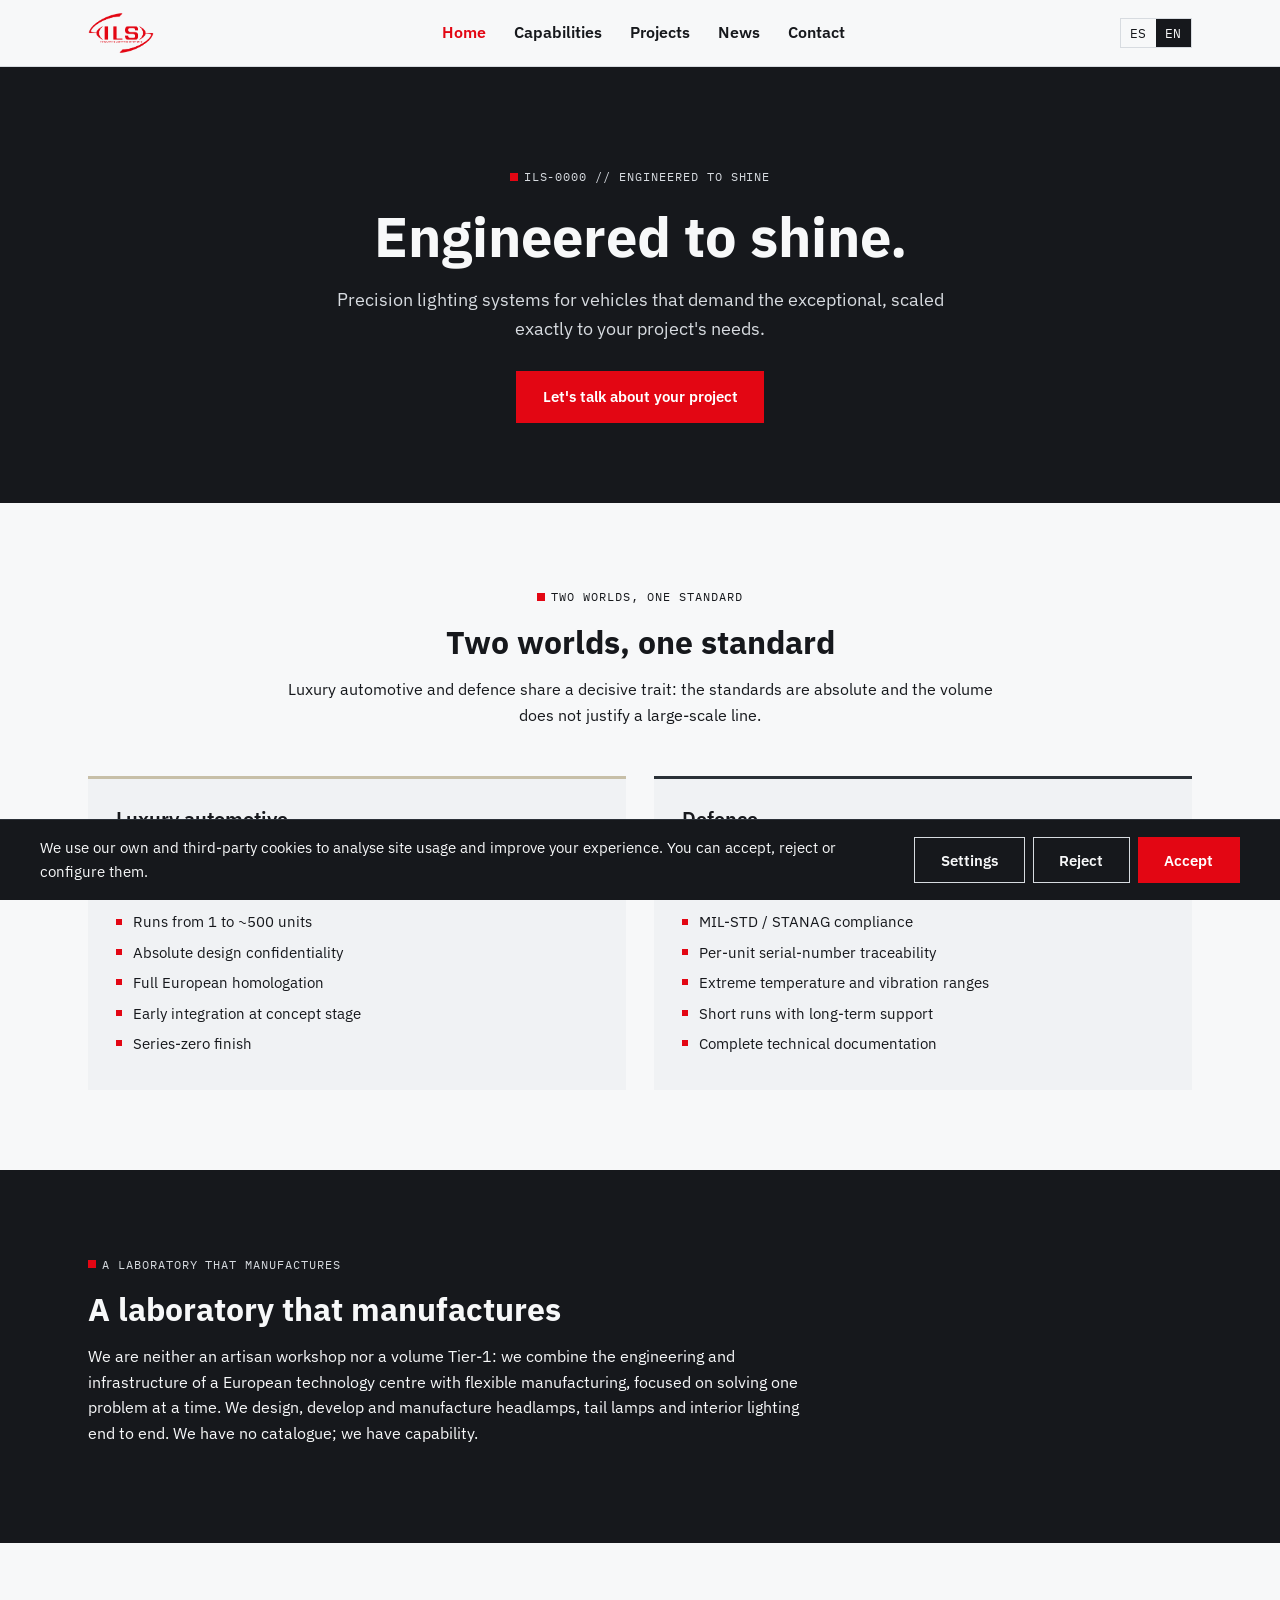
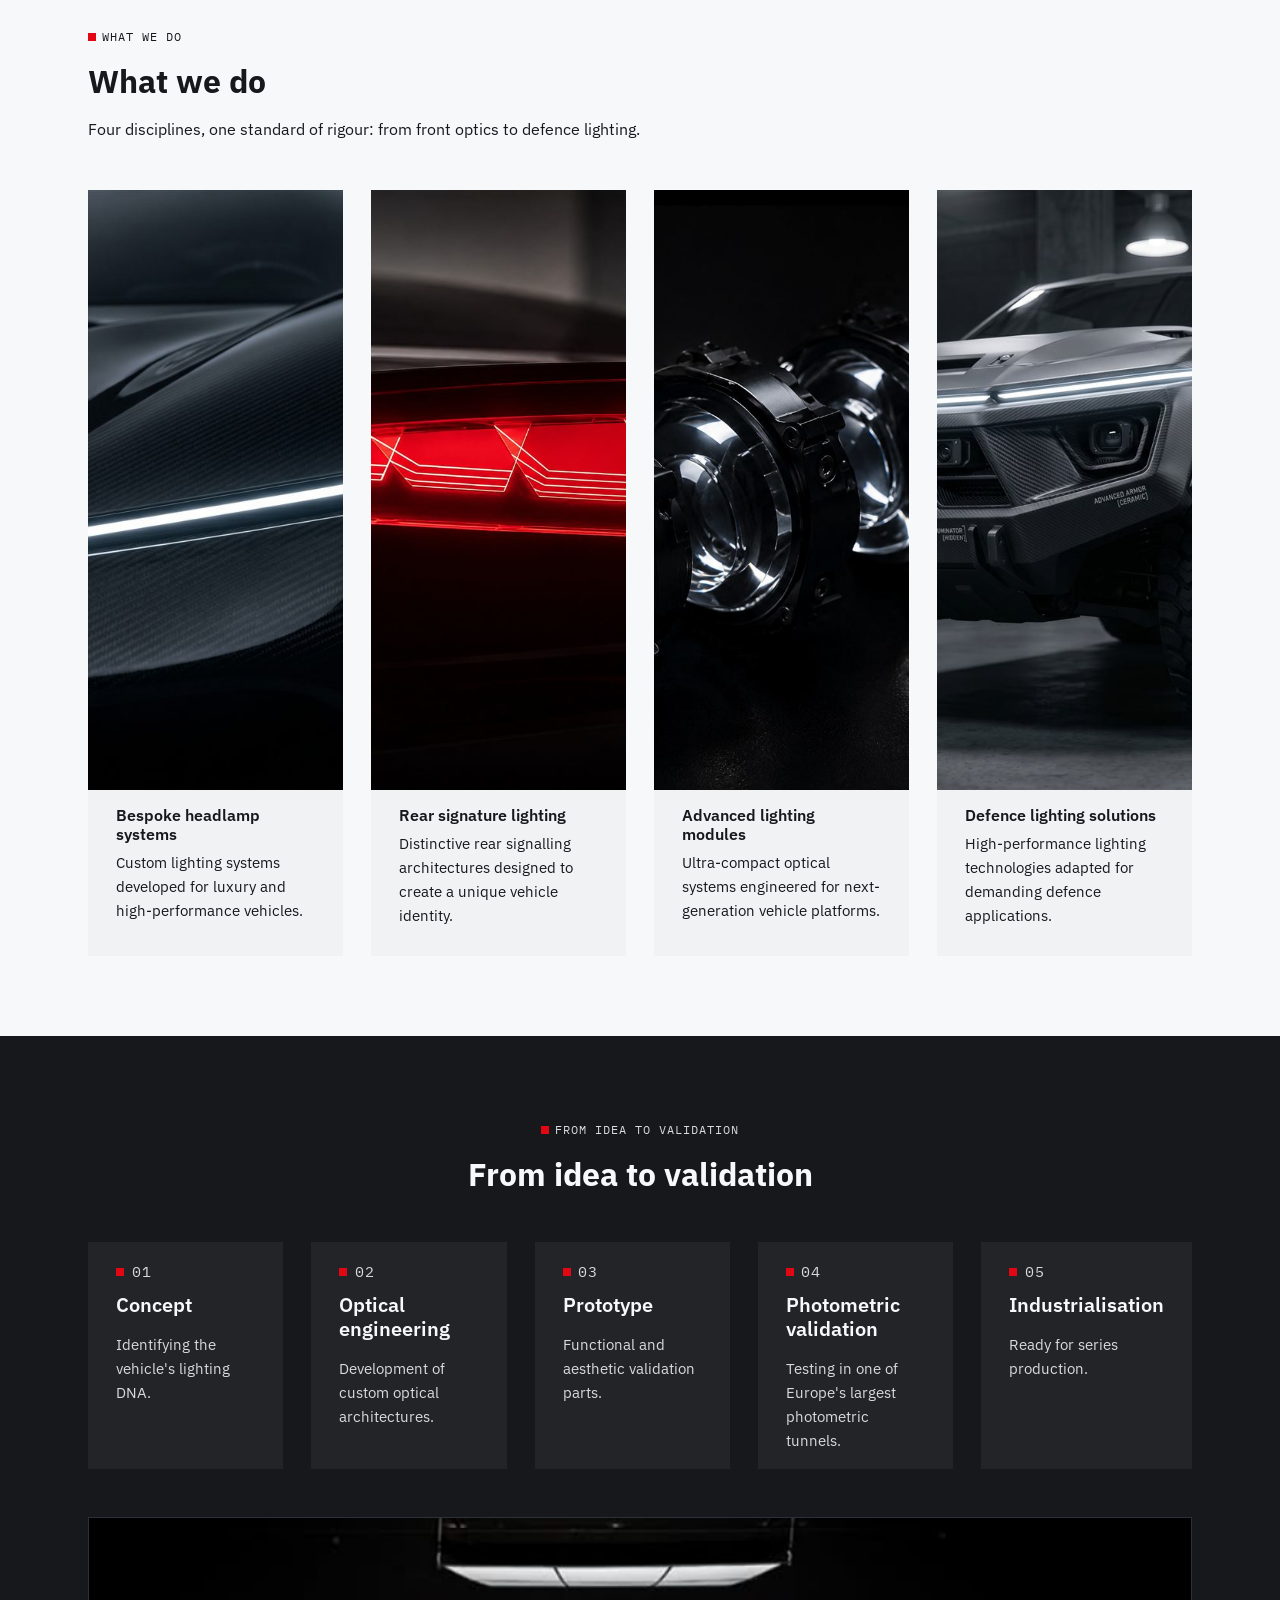
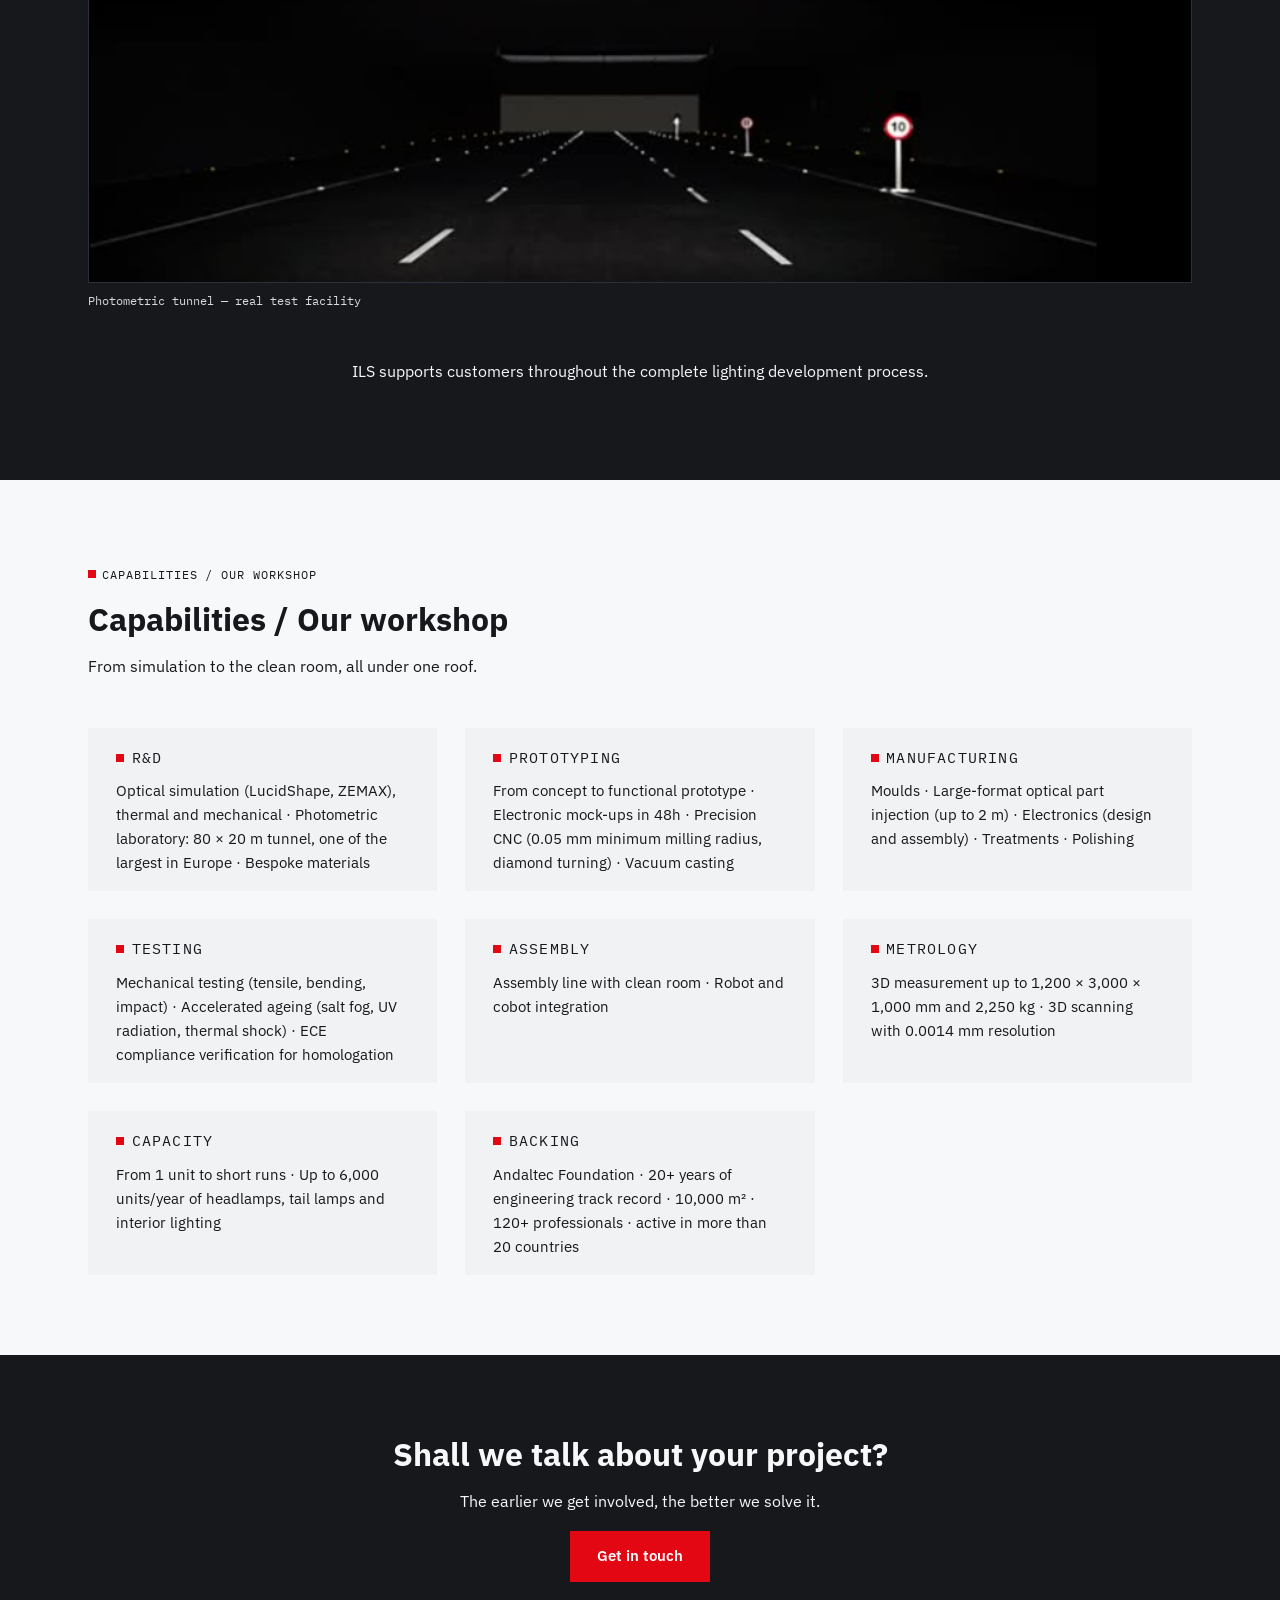
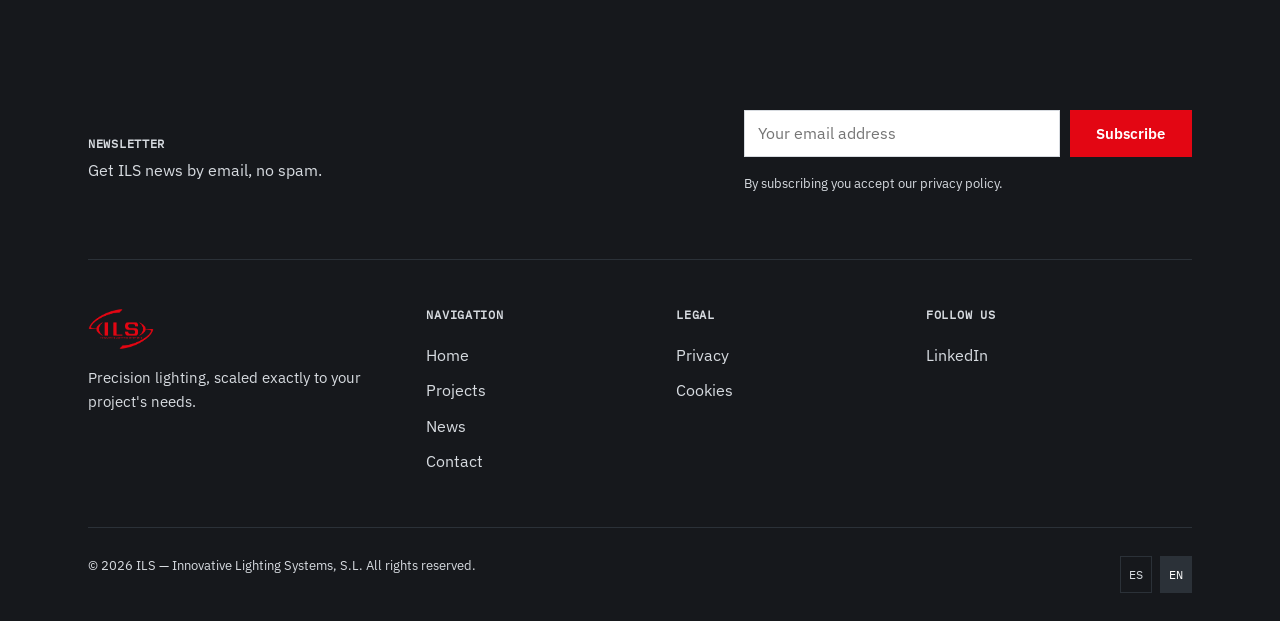
<file: index.html>
<!DOCTYPE html>
<html lang="es">
<head>
<meta charset="UTF-8">
<meta name="viewport" content="width=device-width, initial-scale=1.0">
<title data-i18n="meta.home_title">ILS — Iluminación de precisión para vehículos de lujo y defensa</title>
<meta name="description" content="Diseño, desarrollo y fabricación de faros, pilotos e iluminación para automoción de lujo y defensa, en la escala exacta que necesita tu proyecto, con el respaldo de un centro tecnológico europeo." data-i18n-content="meta.home_description">
<link rel="canonical" href="https://andaltec-ils.com/index.html">
<link rel="alternate" hreflang="es" href="https://andaltec-ils.com/index.html">
<link rel="alternate" hreflang="en" href="https://andaltec-ils.com/index.html">
<link rel="alternate" hreflang="x-default" href="https://andaltec-ils.com/index.html">

<meta property="og:type" content="website">
<meta property="og:site_name" content="ILS — Innovative Lighting Systems">
<meta property="og:title" content="ILS — Iluminación de precisión para vehículos de lujo y defensa">
<meta property="og:description" content="Diseño, desarrollo y fabricación de faros, pilotos e iluminación para automoción de lujo y defensa, en la escala exacta que necesita tu proyecto.">
<meta property="og:url" content="https://andaltec-ils.com/">
<meta property="og:image" content="https://andaltec-ils.com/assets/images/og-image.jpg">
<meta name="twitter:card" content="summary_large_image">
<meta name="keywords" content="iluminación de precisión para vehículos, faros y pilotos a medida, iluminación para vehículos militares, series cortas, desarrollo de producto, sala blanca, homologación">

<link rel="icon" href="favicon.ico" sizes="any">
<link rel="icon" href="assets/icons/favicon-32.png" type="image/png" sizes="32x32">
<link rel="icon" href="assets/icons/favicon-16.png" type="image/png" sizes="16x16">
<link rel="apple-touch-icon" href="assets/icons/apple-touch-icon.png">
<link rel="manifest" href="site.webmanifest">
<link rel="stylesheet" href="css/styles.css">

<script type="application/ld+json">
{
  "@context": "https://schema.org",
  "@type": "Organization",
  "name": "ILS — Innovative Lighting Systems, S.L.",
  "url": "https://andaltec-ils.com/",
  "logo": "https://andaltec-ils.com/assets/logo/ils-logo.png",
  "sameAs": ["https://es.linkedin.com/company/andaltec-ils"],
  "address": {
    "@type": "PostalAddress",
    "streetAddress": "Calle Vilches 34, Polígono Industrial Cañada de la Fuente",
    "addressLocality": "Martos",
    "addressRegion": "Jaén",
    "postalCode": "23600",
    "addressCountry": "ES"
  },
  "email": "comercial@andaltec.org",
  "telephone": "+34664233130"
}
</script>
</head>
<body>
<a class="skip-link" href="#main" data-i18n="nav.home">Saltar al contenido</a>

<header class="site-header">
  <div class="container">
    <a href="index.html" class="logo-link" aria-label="ILS — Innovative Lighting Systems">
      <img src="assets/logo/ils-logo.png" alt="ILS — Innovative Lighting Systems" class="logo-img" data-logo-variant="dark" width="140" height="42">
    </a>
    <nav class="main-nav" id="mainNav" aria-label="Navegación principal">
      <ul>
        <li><a href="index.html" aria-current="page" data-i18n="nav.home">Inicio</a></li>
        <li><a href="index.html#capacidades" data-i18n="nav.capabilities">Capacidades</a></li>
        <li><a href="proyectos.html" data-i18n="nav.projects">Proyectos</a></li>
        <li><a href="noticias.html" data-i18n="nav.news">Noticias</a></li>
        <li><a href="contacto.html" data-i18n="nav.contact">Contacto</a></li>
      </ul>
    </nav>
    <div class="header-actions">
      <div class="lang-switch" role="group" aria-label="Selector de idioma">
        <button type="button" data-lang-btn="es" aria-pressed="true">ES</button>
        <button type="button" data-lang-btn="en" aria-pressed="false">EN</button>
      </div>
      <button type="button" class="menu-toggle" id="menuToggle" aria-expanded="false" aria-controls="mainNav">
        <span class="icon-bars"><span></span></span>
        <span data-i18n="nav.menu_open">Abrir menú</span>
      </button>
    </div>
  </div>
</header>

<main id="main">

  <section class="hero">
    <div class="container">
      <p class="mono-tag">ILS-0000 // ENGINEERED TO SHINE</p>
      <h1 class="hero-tagline">Engineered to shine.</h1>
      <p class="hero-subclaim" data-i18n="hero.subclaim">Sistemas de iluminación de precisión para vehículos que exigen lo excepcional, en la escala exacta que necesita tu proyecto.</p>
      <a href="contacto.html" class="btn btn--primary" data-i18n="hero.cta">Hablemos de tu proyecto</a>
    </div>
  </section>

  <section class="section section--paper">
    <div class="container">
      <div class="section-heading center">
        <p class="mono-tag" data-i18n="worlds.heading">Dos mundos, una misma exigencia</p>
        <h2 data-i18n="worlds.heading">Dos mundos, una misma exigencia</h2>
        <p data-i18n="worlds.intro">La automoción de lujo y la defensa comparten un rasgo decisivo: los estándares son absolutos y el volumen no justifica una línea de gran escala.</p>
      </div>
      <div class="grid grid--2 mt-lg">
        <article class="world-card world-card--luxury">
          <h3 data-i18n="worlds.luxury_title">Automoción de lujo</h3>
          <p data-i18n="worlds.luxury_text">Iluminación para fabricantes boutique de vehículos exclusivos, con confidencialidad absoluta y acabado de serie cero.</p>
          <ul id="luxuryBullets"></ul>
        </article>
        <article class="world-card world-card--defence">
          <h3 data-i18n="worlds.defence_title">Defensa</h3>
          <p data-i18n="worlds.defence_text">Iluminación a especificaciones no estándar para programas de vehículos militares, con trazabilidad por número de serie.</p>
          <ul id="defenceBullets"></ul>
        </article>
      </div>
    </div>
  </section>

  <section class="section section--dark">
    <div class="container">
      <div class="section-heading">
        <p class="mono-tag" data-i18n="positioning.heading">Un laboratorio que fabrica</p>
        <h2 data-i18n="positioning.heading">Un laboratorio que fabrica</h2>
        <p data-i18n="positioning.text">No somos un taller artesano ni un Tier-1 de gran volumen: unimos la ingeniería y la infraestructura de un centro tecnológico europeo con una fabricación flexible, enfocada a resolver un problema cada vez. Diseñamos, desarrollamos y fabricamos faros, pilotos e iluminación interior de principio a fin. No tenemos catálogo; tenemos capacidad.</p>
      </div>
    </div>
  </section>

  <section class="section section--paper">
    <div class="container">
      <div class="section-heading">
        <p class="mono-tag" data-i18n="what_we_do.heading">Qué hacemos</p>
        <h2 data-i18n="what_we_do.heading">Qué hacemos</h2>
        <p data-i18n="what_we_do.intro">Cuatro disciplinas, un mismo rigor: de la óptica delantera a la iluminación para defensa.</p>
      </div>
      <div class="grid grid--4 mt-lg" id="whatWeDoGrid"></div>
    </div>
  </section>

  <section class="section section--dark">
    <div class="container">
      <div class="section-heading center">
        <p class="mono-tag" data-i18n="process.heading">De la idea a la validación</p>
        <h2 data-i18n="process.heading">De la idea a la validación</h2>
      </div>
      <div class="grid grid--5 mt-lg" id="processSteps"></div>
      <figure class="facility-figure mt-lg">
        <img src="assets/images/facility-tunnel-real.png" alt="" loading="lazy" width="876" height="366">
        <figcaption data-i18n="process.facility_caption">Túnel fotométrico — instalación real de ensayo</figcaption>
      </figure>
      <p class="text-center mt-lg" data-i18n="process.closing">ILS acompaña a sus clientes durante todo el proceso de desarrollo de iluminación.</p>
    </div>
  </section>

  <section class="section section--paper" id="capacidades">
    <div class="container">
      <div class="section-heading">
        <p class="mono-tag" data-i18n="capabilities.heading">Capacidades / Nuestro taller</p>
        <h2 data-i18n="capabilities.heading">Capacidades / Nuestro taller</h2>
        <p data-i18n="capabilities.intro">De la simulación a la sala blanca, todo bajo un mismo techo.</p>
      </div>
      <div class="grid grid--3 mt-lg" id="capabilitiesGrid"></div>
    </div>
  </section>

  <section class="cta-final">
    <div class="container">
      <h2 data-i18n="cta_final.heading">¿Hablamos de tu proyecto?</h2>
      <p data-i18n="cta_final.text">Cuanto antes nos impliquemos, mejor lo resolvemos.</p>
      <a href="contacto.html" class="btn btn--primary" data-i18n="cta_final.cta">Contactar</a>
    </div>
  </section>

</main>

<footer class="site-footer">
  <div class="container">
    <div class="footer-newsletter">
      <div class="footer-newsletter__intro">
        <h2 data-i18n="newsletter.heading">Boletín de novedades</h2>
        <p data-i18n="newsletter.text">Recibe las novedades de ILS por correo, sin spam.</p>
      </div>
      <!--
        FORMULARIO DE MAILCHIMP: sustituye la acción y los campos ocultos
        por los que te da Mailchimp en Audiencia > Formularios de
        suscripción > Formulario embebido. Ver README.md.
      -->
      <form action="[[MAILCHIMP_FORM_ACTION_URL]]" method="post" target="_blank" novalidate class="newsletter-form">
        <label for="mce-EMAIL" class="visually-hidden" data-i18n="newsletter.email_placeholder">Tu correo electrónico</label>
        <input type="email" name="EMAIL" id="mce-EMAIL" required data-i18n-placeholder="newsletter.email_placeholder" placeholder="Tu correo electrónico">
        <div aria-hidden="true" style="position:absolute; left:-5000px;">
          <input type="text" name="[[MAILCHIMP_IDs]]" tabindex="-1" value="">
        </div>
        <button type="submit" class="btn btn--primary" data-i18n="newsletter.submit">Suscribirme</button>
        <p class="newsletter-gdpr" data-i18n="newsletter.gdpr">Al suscribirte aceptas nuestra política de privacidad.</p>
      </form>
    </div>
    <div class="footer-grid">
      <div class="footer-col footer-brand">
        <img src="assets/logo/ils-logo.png" alt="ILS — Innovative Lighting Systems" class="logo-img" data-logo-variant="light" width="140" height="42">
        <p data-i18n="footer.claim">Iluminación de precisión, en la escala exacta que tu proyecto necesita.</p>
      </div>
      <div class="footer-col">
        <h4 data-i18n="footer.nav_heading">Navegación</h4>
        <a href="index.html" data-i18n="nav.home">Inicio</a>
        <a href="proyectos.html" data-i18n="nav.projects">Proyectos</a>
        <a href="noticias.html" data-i18n="nav.news">Noticias</a>
        <a href="contacto.html" data-i18n="nav.contact">Contacto</a>
      </div>
      <div class="footer-col">
        <h4 data-i18n="footer.legal_heading">Legal</h4>
        <a href="privacidad.html" data-i18n="footer.privacy">Privacidad</a>
        <a href="cookies.html" data-i18n="footer.cookies">Cookies</a>
      </div>
      <div class="footer-col">
        <h4 data-i18n="footer.follow_heading">Síguenos</h4>
        <a href="https://es.linkedin.com/company/andaltec-ils" target="_blank" rel="noopener noreferrer">LinkedIn</a>
      </div>
    </div>
    <div class="footer-bottom">
      <p>&copy; <span data-current-year></span> <span data-i18n="footer.copyright">ILS — Innovative Lighting Systems, S.L. Todos los derechos reservados.</span></p>
      <div class="footer-lang" role="group" aria-label="Selector de idioma">
        <button type="button" data-lang-btn="es" aria-pressed="true">ES</button>
        <button type="button" data-lang-btn="en" aria-pressed="false">EN</button>
      </div>
    </div>
  </div>
</footer>

<div class="cookie-banner" id="cookieBanner">
  <div class="cookie-banner__inner">
    <p data-i18n="cookies_banner.text">Utilizamos cookies propias y de terceros para analizar el uso de la web y mejorar tu experiencia. Puedes aceptarlas, rechazarlas o configurarlas.</p>
    <div class="cookie-actions">
      <button type="button" class="btn btn--outline" id="cookieSettings" data-i18n="cookies_banner.settings">Configurar</button>
      <button type="button" class="btn btn--outline" id="cookieReject" data-i18n="cookies_banner.reject">Rechazar</button>
      <button type="button" class="btn btn--primary" id="cookieAccept" data-i18n="cookies_banner.accept">Aceptar</button>
    </div>
  </div>
</div>

<div class="cookie-modal" id="cookieModal">
  <div class="cookie-modal__dialog" role="dialog" aria-modal="true" aria-labelledby="cookieModalTitle">
    <h2 id="cookieModalTitle" data-i18n="cookies_banner.settings_title">Configuración de cookies</h2>
    <div class="cookie-option">
      <div>
        <h3 data-i18n="cookies_banner.necessary_title">Cookies necesarias</h3>
        <p data-i18n="cookies_banner.necessary_text">Imprescindibles para el funcionamiento del sitio. Siempre activas.</p>
      </div>
      <input type="checkbox" checked disabled aria-label="Cookies necesarias">
    </div>
    <div class="cookie-option">
      <div>
        <h3 data-i18n="cookies_banner.analytics_title">Cookies analíticas</h3>
        <p data-i18n="cookies_banner.analytics_text">Nos ayudan a entender cómo se usa la web (Google Analytics). Solo se cargan si las aceptas.</p>
      </div>
      <input type="checkbox" id="cookieAnalyticsCheckbox" aria-label="Cookies analíticas">
    </div>
    <div class="cookie-modal__actions">
      <button type="button" class="btn btn--outline-dark" id="cookieModalClose" data-i18n="nav.menu_close">Cerrar</button>
      <button type="button" class="btn btn--primary" id="cookieModalSave" data-i18n="cookies_banner.save">Guardar preferencias</button>
    </div>
  </div>
</div>

<script src="data/translations.js"></script>
<script src="data/projects.js"></script>
<script src="data/news.js"></script>
<script src="js/i18n.js"></script>
<script src="js/main.js"></script>
<script>
  // Rellena las viñetas y tarjetas de datos a partir de translations.js
  document.addEventListener("ils:i18nready", renderHomeBlocks);
  document.addEventListener("ils:langchange", renderHomeBlocks);
  function renderHomeBlocks() {
    var t = window.ILS_I18N.t;
    var luxuryBullets = t("worlds.luxury_bullets");
    var defenceBullets = t("worlds.defence_bullets");
    var luxuryEl = document.getElementById("luxuryBullets");
    var defenceEl = document.getElementById("defenceBullets");
    if (luxuryEl && Array.isArray(luxuryBullets)) {
      luxuryEl.innerHTML = luxuryBullets.map(function (b) { return "<li>" + b + "</li>"; }).join("");
    }
    if (defenceEl && Array.isArray(defenceBullets)) {
      defenceEl.innerHTML = defenceBullets.map(function (b) { return "<li>" + b + "</li>"; }).join("");
    }
    var cards = t("capabilities.cards");
    var grid = document.getElementById("capabilitiesGrid");
    if (grid && Array.isArray(cards)) {
      grid.innerHTML = cards.map(function (c) {
        return '<div class="data-card"><p class="mono-tag">' + c.label + '</p><p>' + c.value + '</p></div>';
      }).join("");
    }

    var workCards = t("what_we_do.cards");
    var workGrid = document.getElementById("whatWeDoGrid");
    if (workGrid && Array.isArray(workCards)) {
      workGrid.innerHTML = workCards.map(function (c) {
        return (
          '<article class="work-card">' +
            '<img src="' + c.image + '" alt="" loading="lazy" width="800" height="600">' +
            '<div class="work-card__body">' +
              '<h3>' + c.title + '</h3>' +
              '<p>' + c.text + '</p>' +
            '</div>' +
          '</article>'
        );
      }).join("");
    }

    var steps = t("process.steps");
    var stepsGrid = document.getElementById("processSteps");
    if (stepsGrid && Array.isArray(steps)) {
      stepsGrid.innerHTML = steps.map(function (s) {
        return '<div class="data-card"><p class="mono-tag">' + s.n + '</p><h3>' + s.title + '</h3><p>' + s.text + '</p></div>';
      }).join("");
    }
  }
</script>
</body>
</html>
</file>
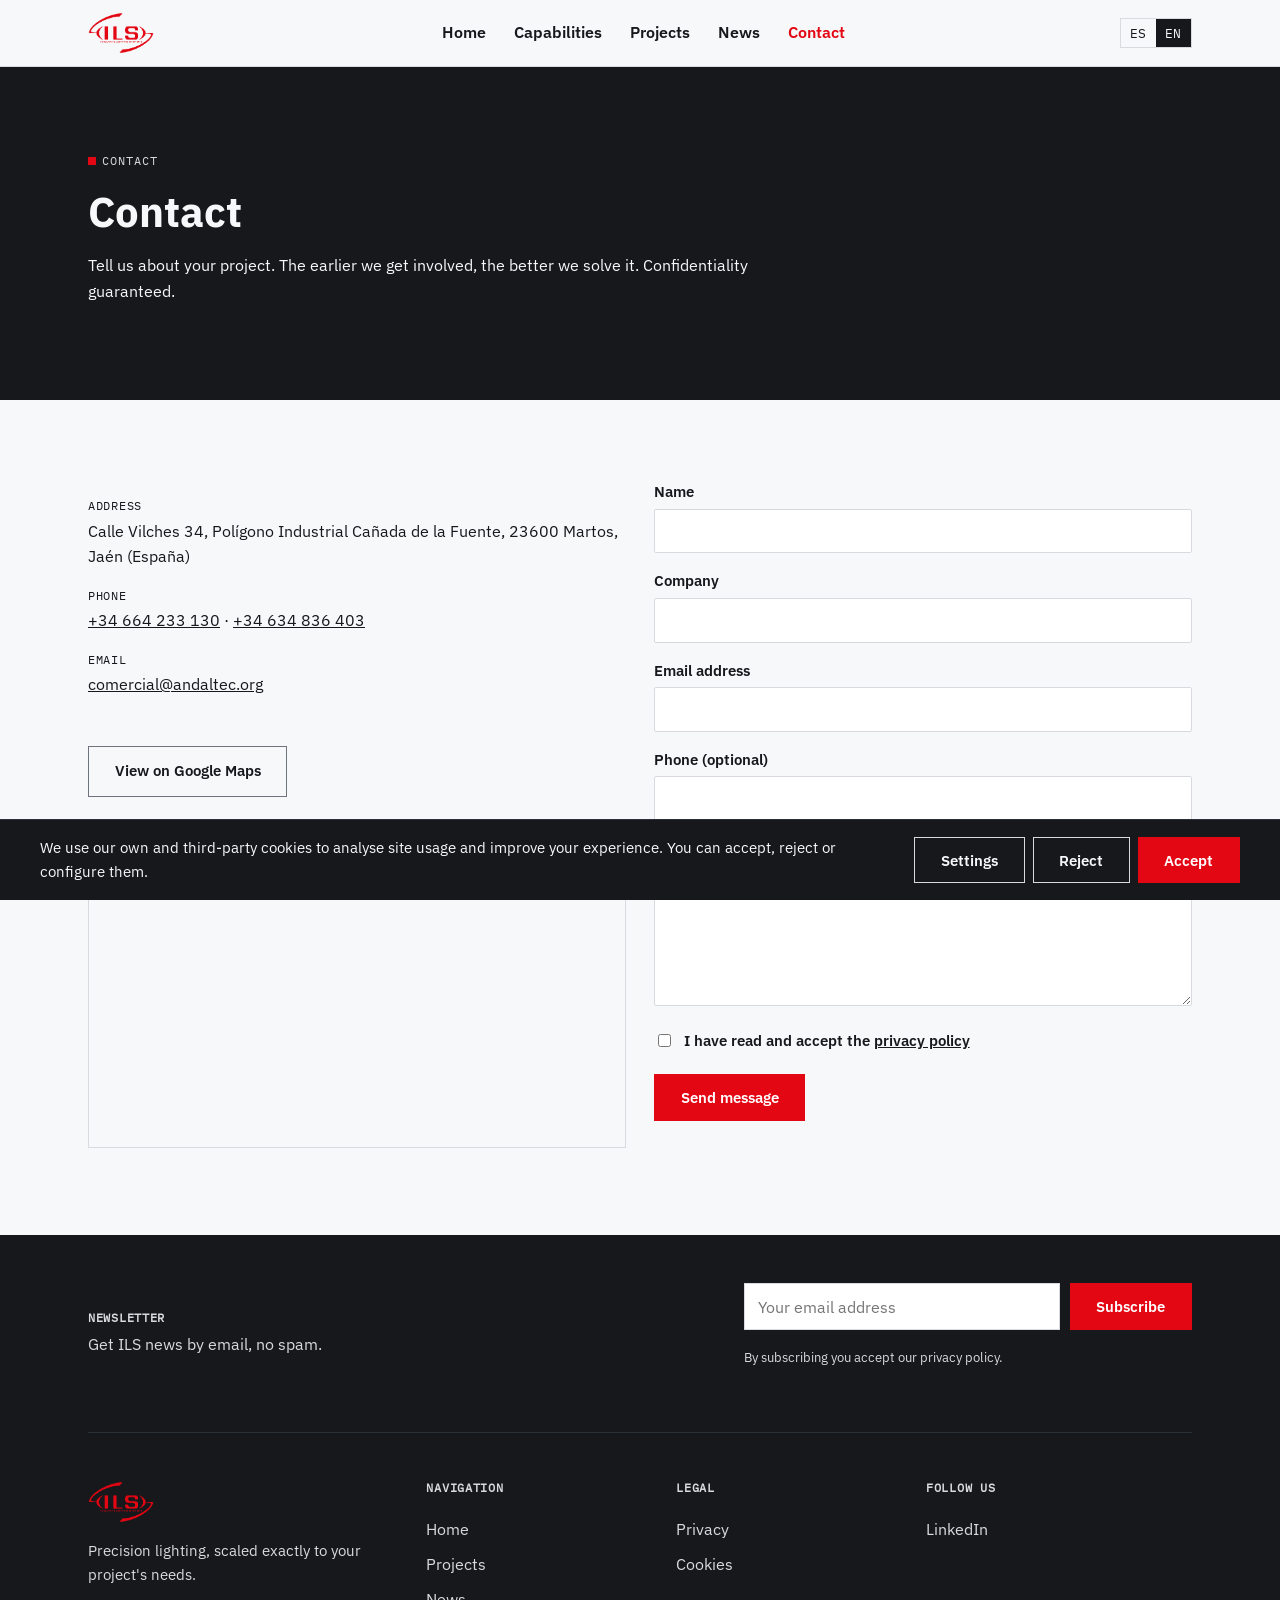
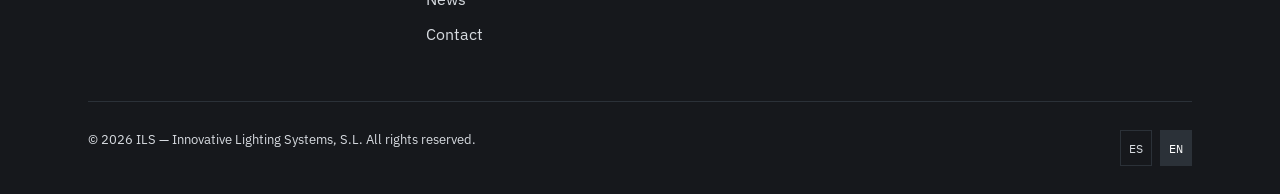
<file: contacto.html>
<!DOCTYPE html>
<html lang="es">
<head>
<meta charset="UTF-8">
<meta name="viewport" content="width=device-width, initial-scale=1.0">
<title data-i18n="meta.contact_title">Contacto — ILS Innovative Lighting Systems</title>
<meta name="description" content="Contacta con ILS — Innovative Lighting Systems para hablar de tu proyecto de iluminación de precisión. Martos, Jaén, España." data-i18n-content="meta.contact_description">
<link rel="canonical" href="https://andaltec-ils.com/contacto.html">
<link rel="alternate" hreflang="es" href="https://andaltec-ils.com/contacto.html">
<link rel="alternate" hreflang="en" href="https://andaltec-ils.com/contacto.html">
<link rel="alternate" hreflang="x-default" href="https://andaltec-ils.com/contacto.html">

<meta property="og:type" content="website">
<meta property="og:site_name" content="ILS — Innovative Lighting Systems">
<meta property="og:title" content="Contacto — ILS Innovative Lighting Systems">
<meta property="og:description" content="Contacta con ILS — Innovative Lighting Systems para hablar de tu proyecto de iluminación de precisión.">
<meta property="og:url" content="https://andaltec-ils.com/contacto.html">
<meta property="og:image" content="https://andaltec-ils.com/assets/images/og-image.jpg">
<meta name="twitter:card" content="summary_large_image">

<link rel="icon" href="favicon.ico" sizes="any">
<link rel="icon" href="assets/icons/favicon-32.png" type="image/png" sizes="32x32">
<link rel="icon" href="assets/icons/favicon-16.png" type="image/png" sizes="16x16">
<link rel="apple-touch-icon" href="assets/icons/apple-touch-icon.png">
<link rel="manifest" href="site.webmanifest">
<link rel="stylesheet" href="css/styles.css">
</head>
<body>
<a class="skip-link" href="#main" data-i18n="nav.home">Saltar al contenido</a>

<header class="site-header">
  <div class="container">
    <a href="index.html" class="logo-link" aria-label="ILS — Innovative Lighting Systems">
      <img src="assets/logo/ils-logo.png" alt="ILS — Innovative Lighting Systems" class="logo-img" data-logo-variant="dark" width="140" height="42">
    </a>
    <nav class="main-nav" id="mainNav" aria-label="Navegación principal">
      <ul>
        <li><a href="index.html" data-i18n="nav.home">Inicio</a></li>
        <li><a href="index.html#capacidades" data-i18n="nav.capabilities">Capacidades</a></li>
        <li><a href="proyectos.html" data-i18n="nav.projects">Proyectos</a></li>
        <li><a href="noticias.html" data-i18n="nav.news">Noticias</a></li>
        <li><a href="contacto.html" aria-current="page" data-i18n="nav.contact">Contacto</a></li>
      </ul>
    </nav>
    <div class="header-actions">
      <div class="lang-switch" role="group" aria-label="Selector de idioma">
        <button type="button" data-lang-btn="es" aria-pressed="true">ES</button>
        <button type="button" data-lang-btn="en" aria-pressed="false">EN</button>
      </div>
      <button type="button" class="menu-toggle" id="menuToggle" aria-expanded="false" aria-controls="mainNav">
        <span class="icon-bars"><span></span></span>
        <span data-i18n="nav.menu_open">Abrir menú</span>
      </button>
    </div>
  </div>
</header>

<main id="main">
  <section class="section section--dark">
    <div class="container">
      <div class="section-heading">
        <p class="mono-tag" data-i18n="contact_page.heading">Contacto</p>
        <h1 data-i18n="contact_page.heading">Contacto</h1>
        <p data-i18n="contact_page.intro">Cuéntanos tu proyecto. Cuanto antes nos impliquemos, mejor lo resolvemos. Confidencialidad garantizada.</p>
      </div>
    </div>
  </section>

  <section class="section section--paper">
    <div class="container">
      <div class="grid grid--2">
        <div>
          <dl class="contact-details">
            <dt data-i18n="contact_page.address_label">Dirección</dt>
            <dd>Calle Vilches 34, Polígono Industrial Cañada de la Fuente, 23600 Martos, Jaén (España)</dd>

            <dt data-i18n="contact_page.phone_label">Teléfono</dt>
            <dd><a href="tel:+34664233130">+34 664 233 130</a> · <a href="tel:+34634836403">+34 634 836 403</a></dd>

            <dt data-i18n="contact_page.email_label">Correo</dt>
            <dd><a href="mailto:comercial@andaltec.org">comercial@andaltec.org</a></dd>
          </dl>
          <a href="https://www.google.com/maps/search/?api=1&query=Calle+Vilches+34+Poligono+Industrial+Ca%C3%B1ada+de+la+Fuente+23600+Martos+Ja%C3%A9n" target="_blank" rel="noopener noreferrer" class="btn btn--outline-dark" data-i18n="contact_page.map_link">Ver en Google Maps</a>
          <iframe class="map-embed mt-lg" title="Mapa — ILS, Martos, Jaén" loading="lazy" referrerpolicy="no-referrer-when-downgrade" src="https://www.google.com/maps?q=Calle+Vilches+34+Poligono+Industrial+Ca%C3%B1ada+de+la+Fuente+23600+Martos+Ja%C3%A9n&output=embed"></iframe>
        </div>

        <div>
          <form id="contactForm" novalidate>
            <div class="form-field">
              <label for="contactName" data-i18n="contact_page.form.name">Nombre</label>
              <input type="text" id="contactName" name="name" required autocomplete="name">
              <p class="field-error" data-i18n="contact_page.form.required">Este campo es obligatorio.</p>
            </div>
            <div class="form-field">
              <label for="contactCompany" data-i18n="contact_page.form.company">Empresa</label>
              <input type="text" id="contactCompany" name="company" autocomplete="organization">
            </div>
            <div class="form-field">
              <label for="contactEmail" data-i18n="contact_page.form.email">Correo electrónico</label>
              <input type="email" id="contactEmail" name="email" required autocomplete="email">
              <p class="field-error" data-i18n="contact_page.form.invalid_email">Introduce un correo electrónico válido.</p>
            </div>
            <div class="form-field">
              <label for="contactPhone" data-i18n="contact_page.form.phone">Teléfono (opcional)</label>
              <input type="tel" id="contactPhone" name="phone" autocomplete="tel">
            </div>
            <div class="form-field">
              <label for="contactMessage" data-i18n="contact_page.form.message">Mensaje</label>
              <textarea id="contactMessage" name="message" required></textarea>
              <p class="field-error" data-i18n="contact_page.form.required">Este campo es obligatorio.</p>
            </div>

            <div class="form-field form-checkbox">
              <input type="checkbox" id="contactGdpr" name="gdpr" required>
              <label for="contactGdpr">
                <span data-i18n="contact_page.form.gdpr_pre">He leído y acepto la</span>
                <a href="privacidad.html" data-i18n="contact_page.form.gdpr_link">política de privacidad</a>
              </label>
              <p class="field-error" data-i18n="contact_page.form.gdpr_required">Debes aceptar la política de privacidad para continuar.</p>
            </div>

            <!-- Campo honeypot anti-spam: invisible para personas, visible para bots -->
            <div class="honeypot-field" aria-hidden="true">
              <label for="botcheck">No rellenar este campo</label>
              <input type="text" id="botcheck" name="botcheck" tabindex="-1" autocomplete="off">
            </div>

            <!-- Clave de Web3Forms (https://web3forms.com), ligada a comercial@andaltec.org -->
            <input type="hidden" name="access_key" value="52510f0f-f68e-4e6c-8c8a-ee2b047a48cf">
            <input type="hidden" name="subject" value="Nuevo mensaje desde la web de ILS">
            <input type="hidden" name="from_name" value="Formulario web ILS">
            <!-- Copia (cc) fija a cit@andaltec.org, además del destinatario principal ligado a la clave -->
            <input type="hidden" name="cc" value="cit@andaltec.org">

            <button type="submit" class="btn btn--primary" data-i18n="contact_page.form.submit">Enviar mensaje</button>
            <div class="form-status" id="contactFormStatus" role="status" aria-live="polite"></div>
          </form>
        </div>
      </div>
    </div>
  </section>
</main>

<footer class="site-footer">
  <div class="container">
    <div class="footer-newsletter">
      <div class="footer-newsletter__intro">
        <h2 data-i18n="newsletter.heading">Boletín de novedades</h2>
        <p data-i18n="newsletter.text">Recibe las novedades de ILS por correo, sin spam.</p>
      </div>
      <form action="[[MAILCHIMP_FORM_ACTION_URL]]" method="post" target="_blank" novalidate class="newsletter-form">
        <label for="mce-EMAIL4" class="visually-hidden" data-i18n="newsletter.email_placeholder">Tu correo electrónico</label>
        <input type="email" name="EMAIL" id="mce-EMAIL4" required data-i18n-placeholder="newsletter.email_placeholder" placeholder="Tu correo electrónico">
        <div aria-hidden="true" style="position:absolute; left:-5000px;">
          <input type="text" name="[[MAILCHIMP_IDs]]" tabindex="-1" value="">
        </div>
        <button type="submit" class="btn btn--primary" data-i18n="newsletter.submit">Suscribirme</button>
        <p class="newsletter-gdpr" data-i18n="newsletter.gdpr">Al suscribirte aceptas nuestra política de privacidad.</p>
      </form>
    </div>
    <div class="footer-grid">
      <div class="footer-col footer-brand">
        <img src="assets/logo/ils-logo.png" alt="ILS — Innovative Lighting Systems" class="logo-img" data-logo-variant="light" width="140" height="42">
        <p data-i18n="footer.claim">Iluminación de precisión, en la escala exacta que tu proyecto necesita.</p>
      </div>
      <div class="footer-col">
        <h4 data-i18n="footer.nav_heading">Navegación</h4>
        <a href="index.html" data-i18n="nav.home">Inicio</a>
        <a href="proyectos.html" data-i18n="nav.projects">Proyectos</a>
        <a href="noticias.html" data-i18n="nav.news">Noticias</a>
        <a href="contacto.html" data-i18n="nav.contact">Contacto</a>
      </div>
      <div class="footer-col">
        <h4 data-i18n="footer.legal_heading">Legal</h4>
        <a href="privacidad.html" data-i18n="footer.privacy">Privacidad</a>
        <a href="cookies.html" data-i18n="footer.cookies">Cookies</a>
      </div>
      <div class="footer-col">
        <h4 data-i18n="footer.follow_heading">Síguenos</h4>
        <a href="https://es.linkedin.com/company/andaltec-ils" target="_blank" rel="noopener noreferrer">LinkedIn</a>
      </div>
    </div>
    <div class="footer-bottom">
      <p>&copy; <span data-current-year></span> <span data-i18n="footer.copyright">ILS — Innovative Lighting Systems, S.L. Todos los derechos reservados.</span></p>
      <div class="footer-lang" role="group" aria-label="Selector de idioma">
        <button type="button" data-lang-btn="es" aria-pressed="true">ES</button>
        <button type="button" data-lang-btn="en" aria-pressed="false">EN</button>
      </div>
    </div>
  </div>
</footer>

<div class="cookie-banner" id="cookieBanner">
  <div class="cookie-banner__inner">
    <p data-i18n="cookies_banner.text">Utilizamos cookies propias y de terceros para analizar el uso de la web y mejorar tu experiencia. Puedes aceptarlas, rechazarlas o configurarlas.</p>
    <div class="cookie-actions">
      <button type="button" class="btn btn--outline" id="cookieSettings" data-i18n="cookies_banner.settings">Configurar</button>
      <button type="button" class="btn btn--outline" id="cookieReject" data-i18n="cookies_banner.reject">Rechazar</button>
      <button type="button" class="btn btn--primary" id="cookieAccept" data-i18n="cookies_banner.accept">Aceptar</button>
    </div>
  </div>
</div>

<div class="cookie-modal" id="cookieModal">
  <div class="cookie-modal__dialog" role="dialog" aria-modal="true" aria-labelledby="cookieModalTitle">
    <h2 id="cookieModalTitle" data-i18n="cookies_banner.settings_title">Configuración de cookies</h2>
    <div class="cookie-option">
      <div>
        <h3 data-i18n="cookies_banner.necessary_title">Cookies necesarias</h3>
        <p data-i18n="cookies_banner.necessary_text">Imprescindibles para el funcionamiento del sitio. Siempre activas.</p>
      </div>
      <input type="checkbox" checked disabled aria-label="Cookies necesarias">
    </div>
    <div class="cookie-option">
      <div>
        <h3 data-i18n="cookies_banner.analytics_title">Cookies analíticas</h3>
        <p data-i18n="cookies_banner.analytics_text">Nos ayudan a entender cómo se usa la web (Google Analytics). Solo se cargan si las aceptas.</p>
      </div>
      <input type="checkbox" id="cookieAnalyticsCheckbox" aria-label="Cookies analíticas">
    </div>
    <div class="cookie-modal__actions">
      <button type="button" class="btn btn--outline-dark" id="cookieModalClose" data-i18n="nav.menu_close">Cerrar</button>
      <button type="button" class="btn btn--primary" id="cookieModalSave" data-i18n="cookies_banner.save">Guardar preferencias</button>
    </div>
  </div>
</div>

<script src="data/translations.js"></script>
<script src="data/projects.js"></script>
<script src="data/news.js"></script>
<script src="js/i18n.js"></script>
<script src="js/main.js"></script>
</body>
</html>
</file>
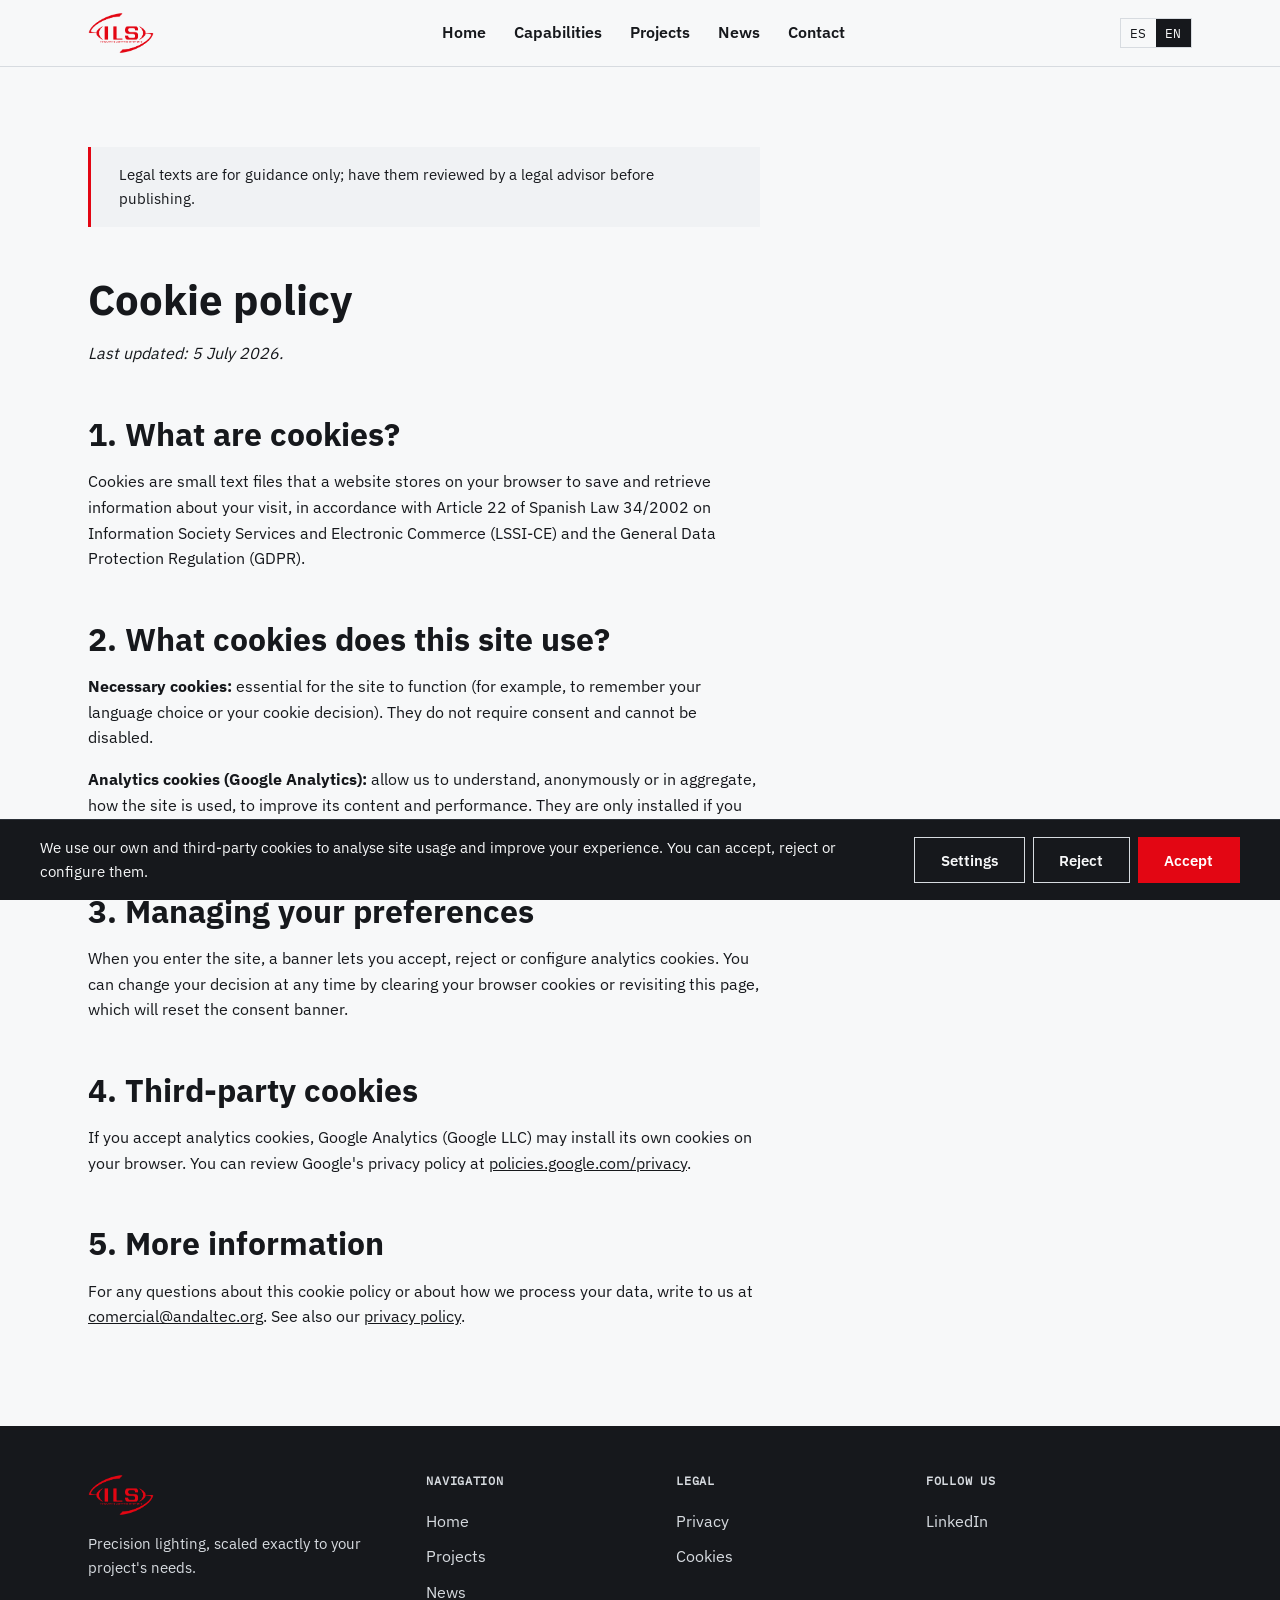
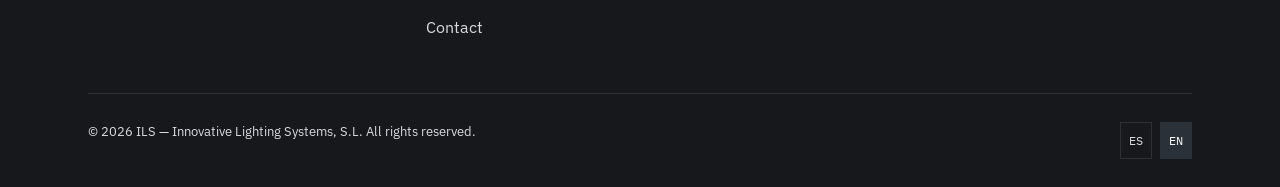
<file: cookies.html>
<!DOCTYPE html>
<html lang="es">
<head>
<meta charset="UTF-8">
<meta name="viewport" content="width=device-width, initial-scale=1.0">
<title data-i18n="meta.cookies_title">Política de cookies — ILS Innovative Lighting Systems</title>
<meta name="description" content="Política de cookies de ILS — Innovative Lighting Systems, S.L." data-i18n-content="meta.cookies_description">
<meta name="robots" content="noindex, follow">
<link rel="canonical" href="https://andaltec-ils.com/cookies.html">
<link rel="icon" href="favicon.ico" sizes="any">
<link rel="icon" href="assets/icons/favicon-32.png" type="image/png" sizes="32x32">
<link rel="icon" href="assets/icons/favicon-16.png" type="image/png" sizes="16x16">
<link rel="apple-touch-icon" href="assets/icons/apple-touch-icon.png">
<link rel="manifest" href="site.webmanifest">
<link rel="stylesheet" href="css/styles.css">
</head>
<body>
<a class="skip-link" href="#main" data-i18n="nav.home">Saltar al contenido</a>

<header class="site-header">
  <div class="container">
    <a href="index.html" class="logo-link" aria-label="ILS — Innovative Lighting Systems">
      <img src="assets/logo/ils-logo.png" alt="ILS — Innovative Lighting Systems" class="logo-img" data-logo-variant="dark" width="140" height="42">
    </a>
    <nav class="main-nav" id="mainNav" aria-label="Navegación principal">
      <ul>
        <li><a href="index.html" data-i18n="nav.home">Inicio</a></li>
        <li><a href="index.html#capacidades" data-i18n="nav.capabilities">Capacidades</a></li>
        <li><a href="proyectos.html" data-i18n="nav.projects">Proyectos</a></li>
        <li><a href="noticias.html" data-i18n="nav.news">Noticias</a></li>
        <li><a href="contacto.html" data-i18n="nav.contact">Contacto</a></li>
      </ul>
    </nav>
    <div class="header-actions">
      <div class="lang-switch" role="group" aria-label="Selector de idioma">
        <button type="button" data-lang-btn="es" aria-pressed="true">ES</button>
        <button type="button" data-lang-btn="en" aria-pressed="false">EN</button>
      </div>
      <button type="button" class="menu-toggle" id="menuToggle" aria-expanded="false" aria-controls="mainNav">
        <span class="icon-bars"><span></span></span>
        <span data-i18n="nav.menu_open">Abrir menú</span>
      </button>
    </div>
  </div>
</header>

<main id="main">
  <section class="section section--paper">
    <div class="container">
      <div class="legal-content" data-lang-block="es">
        <p class="legal-notice">Textos legales orientativos, revisar con un asesor jurídico antes de publicar.</p>

        <h1>Política de cookies</h1>
        <p><em>Última actualización: 5 de julio de 2026.</em></p>

        <h2>1. ¿Qué son las cookies?</h2>
        <p>
          Las cookies son pequeños archivos de texto que un sitio web instala en tu navegador para
          almacenar y recuperar información sobre tu visita, de acuerdo con lo dispuesto en el artículo 22
          de la Ley 34/2002, de Servicios de la Sociedad de la Información y de Comercio Electrónico
          (LSSI-CE) y el Reglamento General de Protección de Datos (RGPD).
        </p>

        <h2>2. ¿Qué cookies utiliza este sitio?</h2>
        <p>
          <strong>Cookies necesarias:</strong> imprescindibles para el funcionamiento del sitio (por
          ejemplo, para recordar tu elección de idioma o tu decisión sobre cookies). No requieren
          consentimiento y no pueden desactivarse.
        </p>
        <p>
          <strong>Cookies analíticas (Google Analytics):</strong> nos permiten conocer de forma anónima o
          agregada cómo se usa la web, para mejorar su contenido y funcionamiento. Solo se instalan si das
          tu consentimiento explícito.
        </p>

        <h2>3. Gestión de tus preferencias</h2>
        <p>
          Al entrar en el sitio, un banner te permite aceptar, rechazar o configurar las cookies
          analíticas. Puedes cambiar tu decisión en cualquier momento borrando las cookies de tu
          navegador o volviendo a visitar esta página, lo que restablecerá el banner de consentimiento.
        </p>

        <h2>4. Cookies de terceros</h2>
        <p>
          Si aceptas las cookies analíticas, Google Analytics (Google LLC) podrá instalar cookies propias
          en tu navegador. Puedes consultar la política de privacidad de Google en
          <a href="https://policies.google.com/privacy" target="_blank" rel="noopener noreferrer">policies.google.com/privacy</a>.
        </p>

        <h2>5. Más información</h2>
        <p>
          Para cualquier duda sobre esta política de cookies o sobre el tratamiento de tus datos, puedes
          escribirnos a <a href="mailto:comercial@andaltec.org">comercial@andaltec.org</a>. Consulta
          también nuestra <a href="privacidad.html">política de privacidad</a>.
        </p>
      </div>

      <div class="legal-content" data-lang-block="en">
        <p class="legal-notice">Legal texts are for guidance only; have them reviewed by a legal advisor before publishing.</p>

        <h1>Cookie policy</h1>
        <p><em>Last updated: 5 July 2026.</em></p>

        <h2>1. What are cookies?</h2>
        <p>
          Cookies are small text files that a website stores on your browser to save and retrieve
          information about your visit, in accordance with Article 22 of Spanish Law 34/2002 on
          Information Society Services and Electronic Commerce (LSSI-CE) and the General Data Protection
          Regulation (GDPR).
        </p>

        <h2>2. What cookies does this site use?</h2>
        <p>
          <strong>Necessary cookies:</strong> essential for the site to function (for example, to
          remember your language choice or your cookie decision). They do not require consent and cannot
          be disabled.
        </p>
        <p>
          <strong>Analytics cookies (Google Analytics):</strong> allow us to understand, anonymously or in
          aggregate, how the site is used, to improve its content and performance. They are only installed
          if you give explicit consent.
        </p>

        <h2>3. Managing your preferences</h2>
        <p>
          When you enter the site, a banner lets you accept, reject or configure analytics cookies. You
          can change your decision at any time by clearing your browser cookies or revisiting this page,
          which will reset the consent banner.
        </p>

        <h2>4. Third-party cookies</h2>
        <p>
          If you accept analytics cookies, Google Analytics (Google LLC) may install its own cookies on
          your browser. You can review Google's privacy policy at
          <a href="https://policies.google.com/privacy" target="_blank" rel="noopener noreferrer">policies.google.com/privacy</a>.
        </p>

        <h2>5. More information</h2>
        <p>
          For any questions about this cookie policy or about how we process your data, write to us at
          <a href="mailto:comercial@andaltec.org">comercial@andaltec.org</a>. See also our
          <a href="privacidad.html">privacy policy</a>.
        </p>
      </div>
    </div>
  </section>
</main>

<footer class="site-footer">
  <div class="container">
    <div class="footer-grid">
      <div class="footer-col footer-brand">
        <img src="assets/logo/ils-logo.png" alt="ILS — Innovative Lighting Systems" class="logo-img" data-logo-variant="light" width="140" height="42">
        <p data-i18n="footer.claim">Iluminación de precisión, en la escala exacta que tu proyecto necesita.</p>
      </div>
      <div class="footer-col">
        <h4 data-i18n="footer.nav_heading">Navegación</h4>
        <a href="index.html" data-i18n="nav.home">Inicio</a>
        <a href="proyectos.html" data-i18n="nav.projects">Proyectos</a>
        <a href="noticias.html" data-i18n="nav.news">Noticias</a>
        <a href="contacto.html" data-i18n="nav.contact">Contacto</a>
      </div>
      <div class="footer-col">
        <h4 data-i18n="footer.legal_heading">Legal</h4>
        <a href="privacidad.html" data-i18n="footer.privacy">Privacidad</a>
        <a href="cookies.html" data-i18n="footer.cookies">Cookies</a>
      </div>
      <div class="footer-col">
        <h4 data-i18n="footer.follow_heading">Síguenos</h4>
        <a href="https://es.linkedin.com/company/andaltec-ils" target="_blank" rel="noopener noreferrer">LinkedIn</a>
      </div>
    </div>
    <div class="footer-bottom">
      <p>&copy; <span data-current-year></span> <span data-i18n="footer.copyright">ILS — Innovative Lighting Systems, S.L. Todos los derechos reservados.</span></p>
      <div class="footer-lang" role="group" aria-label="Selector de idioma">
        <button type="button" data-lang-btn="es" aria-pressed="true">ES</button>
        <button type="button" data-lang-btn="en" aria-pressed="false">EN</button>
      </div>
    </div>
  </div>
</footer>

<div class="cookie-banner" id="cookieBanner">
  <div class="cookie-banner__inner">
    <p data-i18n="cookies_banner.text">Utilizamos cookies propias y de terceros para analizar el uso de la web y mejorar tu experiencia. Puedes aceptarlas, rechazarlas o configurarlas.</p>
    <div class="cookie-actions">
      <button type="button" class="btn btn--outline" id="cookieSettings" data-i18n="cookies_banner.settings">Configurar</button>
      <button type="button" class="btn btn--outline" id="cookieReject" data-i18n="cookies_banner.reject">Rechazar</button>
      <button type="button" class="btn btn--primary" id="cookieAccept" data-i18n="cookies_banner.accept">Aceptar</button>
    </div>
  </div>
</div>

<div class="cookie-modal" id="cookieModal">
  <div class="cookie-modal__dialog" role="dialog" aria-modal="true" aria-labelledby="cookieModalTitle">
    <h2 id="cookieModalTitle" data-i18n="cookies_banner.settings_title">Configuración de cookies</h2>
    <div class="cookie-option">
      <div>
        <h3 data-i18n="cookies_banner.necessary_title">Cookies necesarias</h3>
        <p data-i18n="cookies_banner.necessary_text">Imprescindibles para el funcionamiento del sitio. Siempre activas.</p>
      </div>
      <input type="checkbox" checked disabled aria-label="Cookies necesarias">
    </div>
    <div class="cookie-option">
      <div>
        <h3 data-i18n="cookies_banner.analytics_title">Cookies analíticas</h3>
        <p data-i18n="cookies_banner.analytics_text">Nos ayudan a entender cómo se usa la web (Google Analytics). Solo se cargan si las aceptas.</p>
      </div>
      <input type="checkbox" id="cookieAnalyticsCheckbox" aria-label="Cookies analíticas">
    </div>
    <div class="cookie-modal__actions">
      <button type="button" class="btn btn--outline-dark" id="cookieModalClose" data-i18n="nav.menu_close">Cerrar</button>
      <button type="button" class="btn btn--primary" id="cookieModalSave" data-i18n="cookies_banner.save">Guardar preferencias</button>
    </div>
  </div>
</div>

<script src="data/translations.js"></script>
<script src="data/projects.js"></script>
<script src="data/news.js"></script>
<script src="js/i18n.js"></script>
<script src="js/main.js"></script>
</body>
</html>
</file>
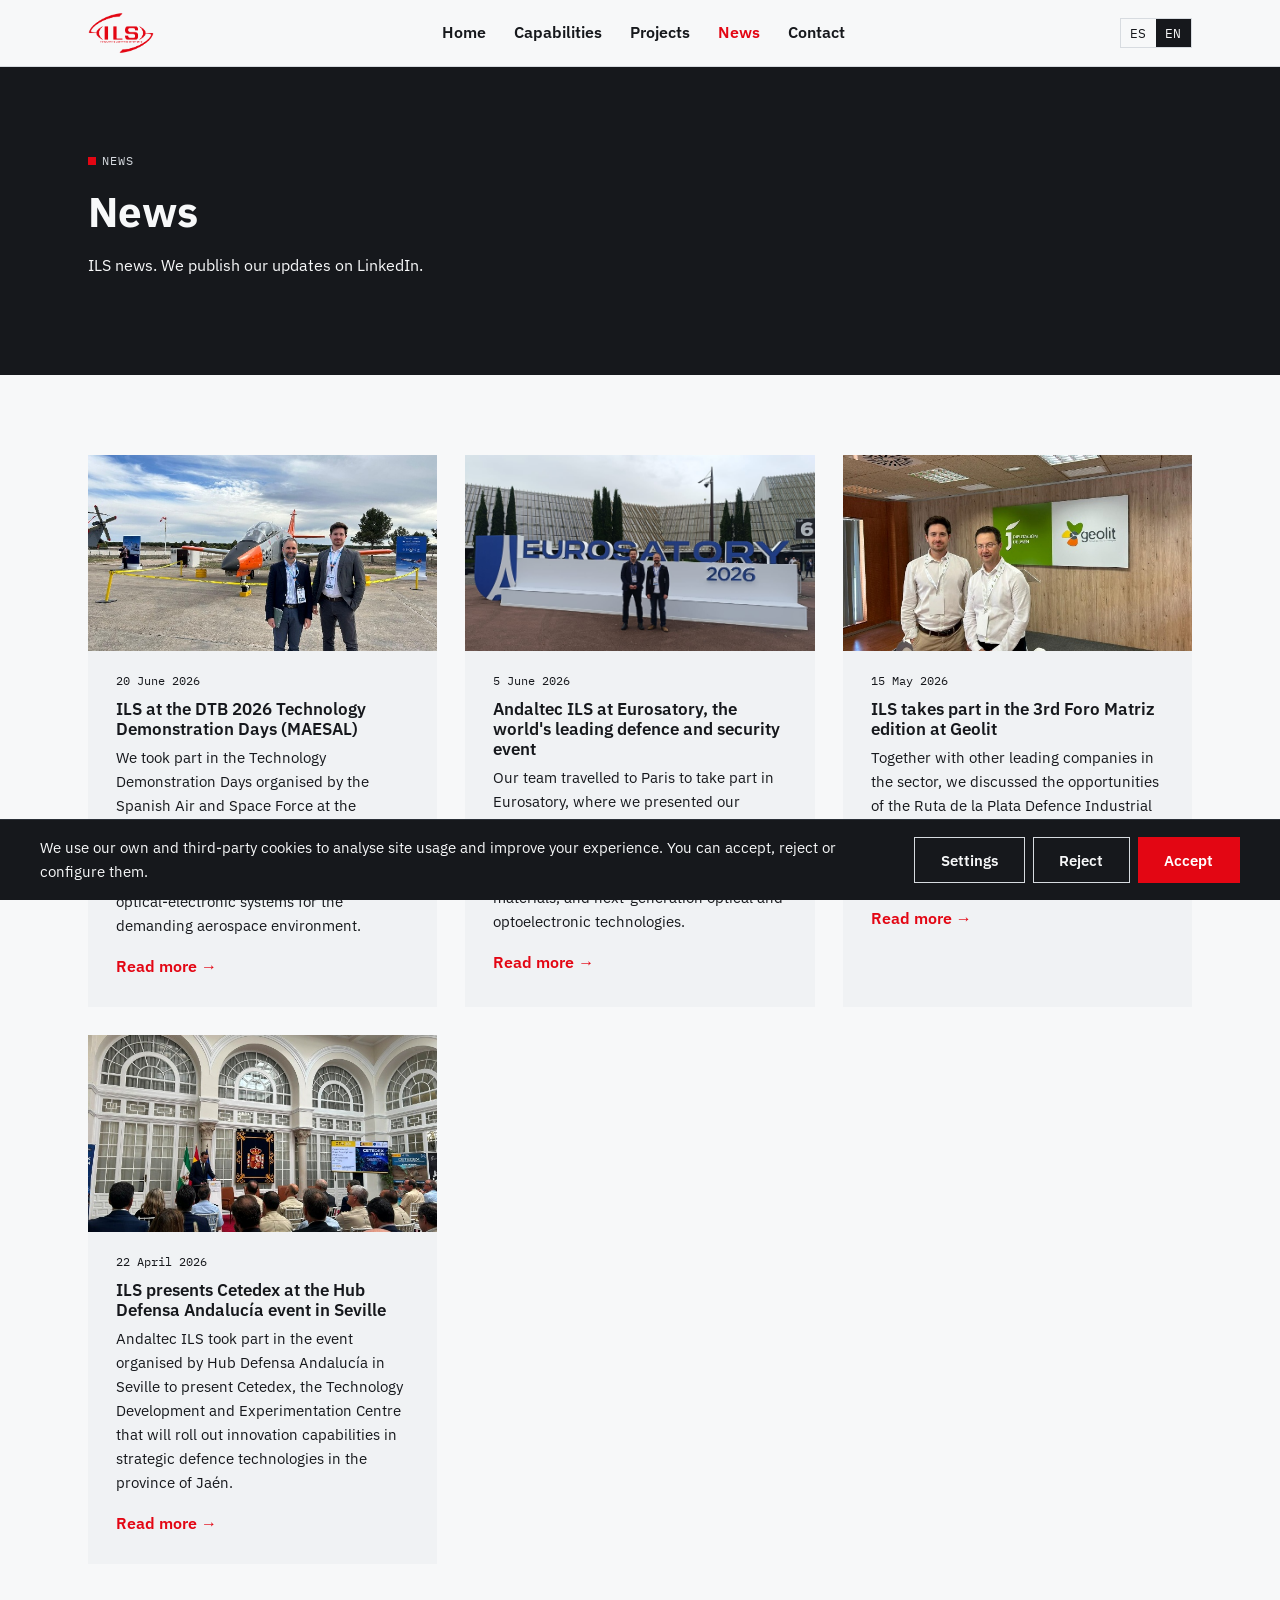
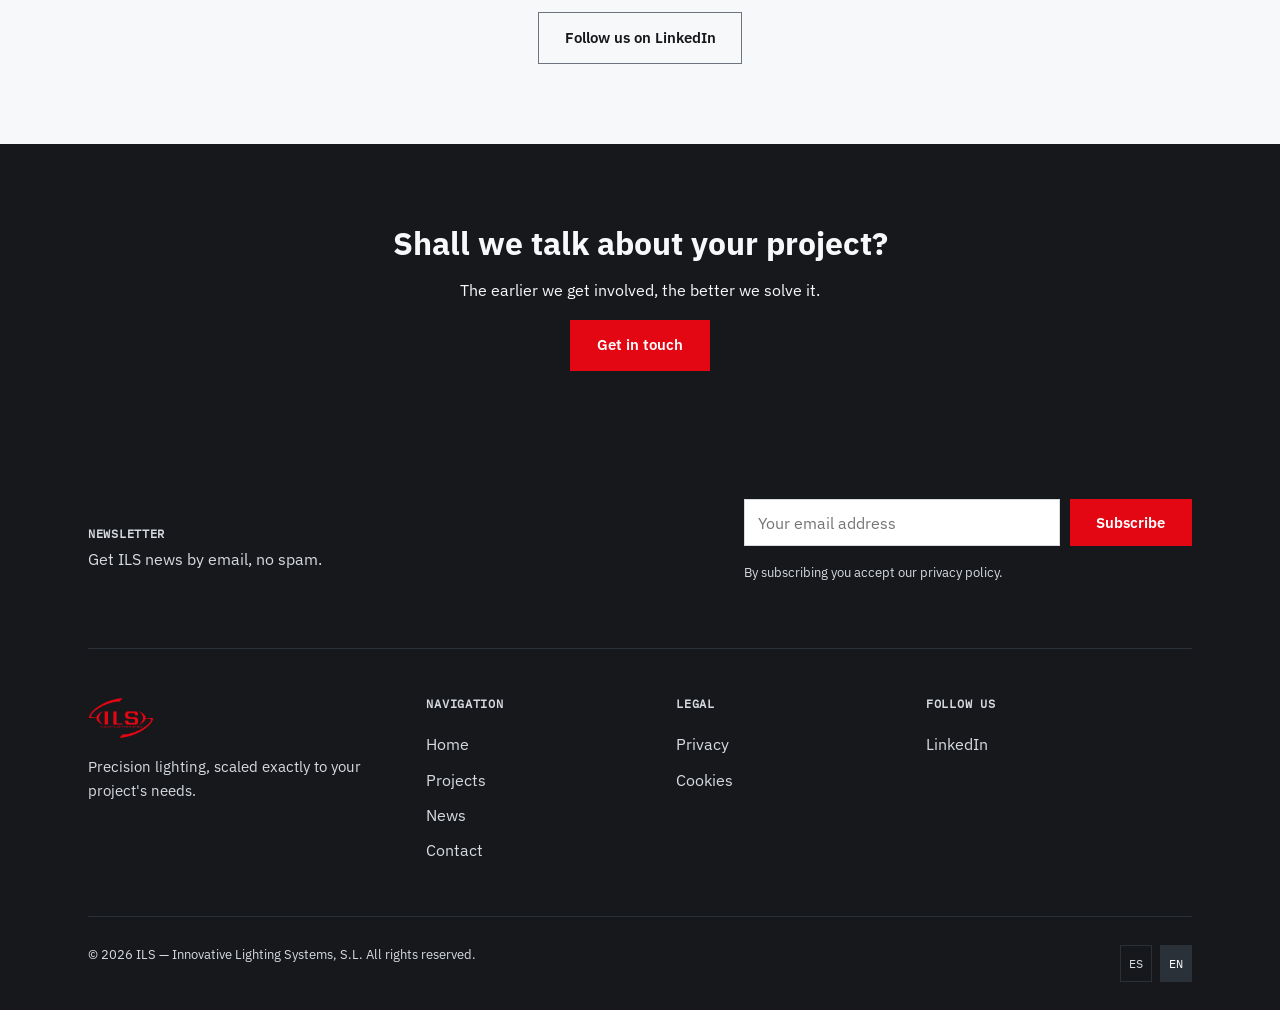
<file: noticias.html>
<!DOCTYPE html>
<html lang="es">
<head>
<meta charset="UTF-8">
<meta name="viewport" content="width=device-width, initial-scale=1.0">
<title data-i18n="meta.news_title">Noticias — ILS Innovative Lighting Systems</title>
<meta name="description" content="Actualidad y novedades de ILS — Innovative Lighting Systems, S.L. Síguenos en LinkedIn para más información." data-i18n-content="meta.news_description">
<link rel="canonical" href="https://andaltec-ils.com/noticias.html">
<link rel="alternate" hreflang="es" href="https://andaltec-ils.com/noticias.html">
<link rel="alternate" hreflang="en" href="https://andaltec-ils.com/noticias.html">
<link rel="alternate" hreflang="x-default" href="https://andaltec-ils.com/noticias.html">

<meta property="og:type" content="website">
<meta property="og:site_name" content="ILS — Innovative Lighting Systems">
<meta property="og:title" content="Noticias — ILS Innovative Lighting Systems">
<meta property="og:description" content="Actualidad y novedades de ILS — Innovative Lighting Systems, S.L.">
<meta property="og:url" content="https://andaltec-ils.com/noticias.html">
<meta property="og:image" content="https://andaltec-ils.com/assets/images/og-image.jpg">
<meta name="twitter:card" content="summary_large_image">

<link rel="icon" href="favicon.ico" sizes="any">
<link rel="icon" href="assets/icons/favicon-32.png" type="image/png" sizes="32x32">
<link rel="icon" href="assets/icons/favicon-16.png" type="image/png" sizes="16x16">
<link rel="apple-touch-icon" href="assets/icons/apple-touch-icon.png">
<link rel="manifest" href="site.webmanifest">
<link rel="stylesheet" href="css/styles.css">
</head>
<body>
<a class="skip-link" href="#main" data-i18n="nav.home">Saltar al contenido</a>

<header class="site-header">
  <div class="container">
    <a href="index.html" class="logo-link" aria-label="ILS — Innovative Lighting Systems">
      <img src="assets/logo/ils-logo.png" alt="ILS — Innovative Lighting Systems" class="logo-img" data-logo-variant="dark" width="140" height="42">
    </a>
    <nav class="main-nav" id="mainNav" aria-label="Navegación principal">
      <ul>
        <li><a href="index.html" data-i18n="nav.home">Inicio</a></li>
        <li><a href="index.html#capacidades" data-i18n="nav.capabilities">Capacidades</a></li>
        <li><a href="proyectos.html" data-i18n="nav.projects">Proyectos</a></li>
        <li><a href="noticias.html" aria-current="page" data-i18n="nav.news">Noticias</a></li>
        <li><a href="contacto.html" data-i18n="nav.contact">Contacto</a></li>
      </ul>
    </nav>
    <div class="header-actions">
      <div class="lang-switch" role="group" aria-label="Selector de idioma">
        <button type="button" data-lang-btn="es" aria-pressed="true">ES</button>
        <button type="button" data-lang-btn="en" aria-pressed="false">EN</button>
      </div>
      <button type="button" class="menu-toggle" id="menuToggle" aria-expanded="false" aria-controls="mainNav">
        <span class="icon-bars"><span></span></span>
        <span data-i18n="nav.menu_open">Abrir menú</span>
      </button>
    </div>
  </div>
</header>

<main id="main">
  <section class="section section--dark">
    <div class="container">
      <div class="section-heading">
        <p class="mono-tag" data-i18n="news_page.heading">Noticias</p>
        <h1 data-i18n="news_page.heading">Noticias</h1>
        <p data-i18n="news_page.intro">Novedades de ILS. Publicamos nuestras actualizaciones en LinkedIn.</p>
      </div>
    </div>
  </section>

  <section class="section section--paper">
    <div class="container">
      <div class="grid grid--3" id="newsGrid"></div>
      <div class="linkedin-cta">
        <a href="https://es.linkedin.com/company/andaltec-ils" target="_blank" rel="noopener noreferrer" class="btn btn--outline-dark" data-i18n="news_page.linkedin_cta">Síguenos en LinkedIn</a>
      </div>
    </div>
  </section>

  <section class="cta-final">
    <div class="container">
      <h2 data-i18n="cta_final.heading">¿Hablamos de tu proyecto?</h2>
      <p data-i18n="cta_final.text">Cuanto antes nos impliquemos, mejor lo resolvemos.</p>
      <a href="contacto.html" class="btn btn--primary" data-i18n="cta_final.cta">Contactar</a>
    </div>
  </section>
</main>

<footer class="site-footer">
  <div class="container">
    <div class="footer-newsletter">
      <div class="footer-newsletter__intro">
        <h2 data-i18n="newsletter.heading">Boletín de novedades</h2>
        <p data-i18n="newsletter.text">Recibe las novedades de ILS por correo, sin spam.</p>
      </div>
      <form action="[[MAILCHIMP_FORM_ACTION_URL]]" method="post" target="_blank" novalidate class="newsletter-form">
        <label for="mce-EMAIL3" class="visually-hidden" data-i18n="newsletter.email_placeholder">Tu correo electrónico</label>
        <input type="email" name="EMAIL" id="mce-EMAIL3" required data-i18n-placeholder="newsletter.email_placeholder" placeholder="Tu correo electrónico">
        <div aria-hidden="true" style="position:absolute; left:-5000px;">
          <input type="text" name="[[MAILCHIMP_IDs]]" tabindex="-1" value="">
        </div>
        <button type="submit" class="btn btn--primary" data-i18n="newsletter.submit">Suscribirme</button>
        <p class="newsletter-gdpr" data-i18n="newsletter.gdpr">Al suscribirte aceptas nuestra política de privacidad.</p>
      </form>
    </div>
    <div class="footer-grid">
      <div class="footer-col footer-brand">
        <img src="assets/logo/ils-logo.png" alt="ILS — Innovative Lighting Systems" class="logo-img" data-logo-variant="light" width="140" height="42">
        <p data-i18n="footer.claim">Iluminación de precisión, en la escala exacta que tu proyecto necesita.</p>
      </div>
      <div class="footer-col">
        <h4 data-i18n="footer.nav_heading">Navegación</h4>
        <a href="index.html" data-i18n="nav.home">Inicio</a>
        <a href="proyectos.html" data-i18n="nav.projects">Proyectos</a>
        <a href="noticias.html" data-i18n="nav.news">Noticias</a>
        <a href="contacto.html" data-i18n="nav.contact">Contacto</a>
      </div>
      <div class="footer-col">
        <h4 data-i18n="footer.legal_heading">Legal</h4>
        <a href="privacidad.html" data-i18n="footer.privacy">Privacidad</a>
        <a href="cookies.html" data-i18n="footer.cookies">Cookies</a>
      </div>
      <div class="footer-col">
        <h4 data-i18n="footer.follow_heading">Síguenos</h4>
        <a href="https://es.linkedin.com/company/andaltec-ils" target="_blank" rel="noopener noreferrer">LinkedIn</a>
      </div>
    </div>
    <div class="footer-bottom">
      <p>&copy; <span data-current-year></span> <span data-i18n="footer.copyright">ILS — Innovative Lighting Systems, S.L. Todos los derechos reservados.</span></p>
      <div class="footer-lang" role="group" aria-label="Selector de idioma">
        <button type="button" data-lang-btn="es" aria-pressed="true">ES</button>
        <button type="button" data-lang-btn="en" aria-pressed="false">EN</button>
      </div>
    </div>
  </div>
</footer>

<div class="cookie-banner" id="cookieBanner">
  <div class="cookie-banner__inner">
    <p data-i18n="cookies_banner.text">Utilizamos cookies propias y de terceros para analizar el uso de la web y mejorar tu experiencia. Puedes aceptarlas, rechazarlas o configurarlas.</p>
    <div class="cookie-actions">
      <button type="button" class="btn btn--outline" id="cookieSettings" data-i18n="cookies_banner.settings">Configurar</button>
      <button type="button" class="btn btn--outline" id="cookieReject" data-i18n="cookies_banner.reject">Rechazar</button>
      <button type="button" class="btn btn--primary" id="cookieAccept" data-i18n="cookies_banner.accept">Aceptar</button>
    </div>
  </div>
</div>

<div class="cookie-modal" id="cookieModal">
  <div class="cookie-modal__dialog" role="dialog" aria-modal="true" aria-labelledby="cookieModalTitle">
    <h2 id="cookieModalTitle" data-i18n="cookies_banner.settings_title">Configuración de cookies</h2>
    <div class="cookie-option">
      <div>
        <h3 data-i18n="cookies_banner.necessary_title">Cookies necesarias</h3>
        <p data-i18n="cookies_banner.necessary_text">Imprescindibles para el funcionamiento del sitio. Siempre activas.</p>
      </div>
      <input type="checkbox" checked disabled aria-label="Cookies necesarias">
    </div>
    <div class="cookie-option">
      <div>
        <h3 data-i18n="cookies_banner.analytics_title">Cookies analíticas</h3>
        <p data-i18n="cookies_banner.analytics_text">Nos ayudan a entender cómo se usa la web (Google Analytics). Solo se cargan si las aceptas.</p>
      </div>
      <input type="checkbox" id="cookieAnalyticsCheckbox" aria-label="Cookies analíticas">
    </div>
    <div class="cookie-modal__actions">
      <button type="button" class="btn btn--outline-dark" id="cookieModalClose" data-i18n="nav.menu_close">Cerrar</button>
      <button type="button" class="btn btn--primary" id="cookieModalSave" data-i18n="cookies_banner.save">Guardar preferencias</button>
    </div>
  </div>
</div>

<script src="data/translations.js"></script>
<script src="data/projects.js"></script>
<script src="data/news.js"></script>
<script src="js/i18n.js"></script>
<script src="js/main.js"></script>
</body>
</html>
</file>
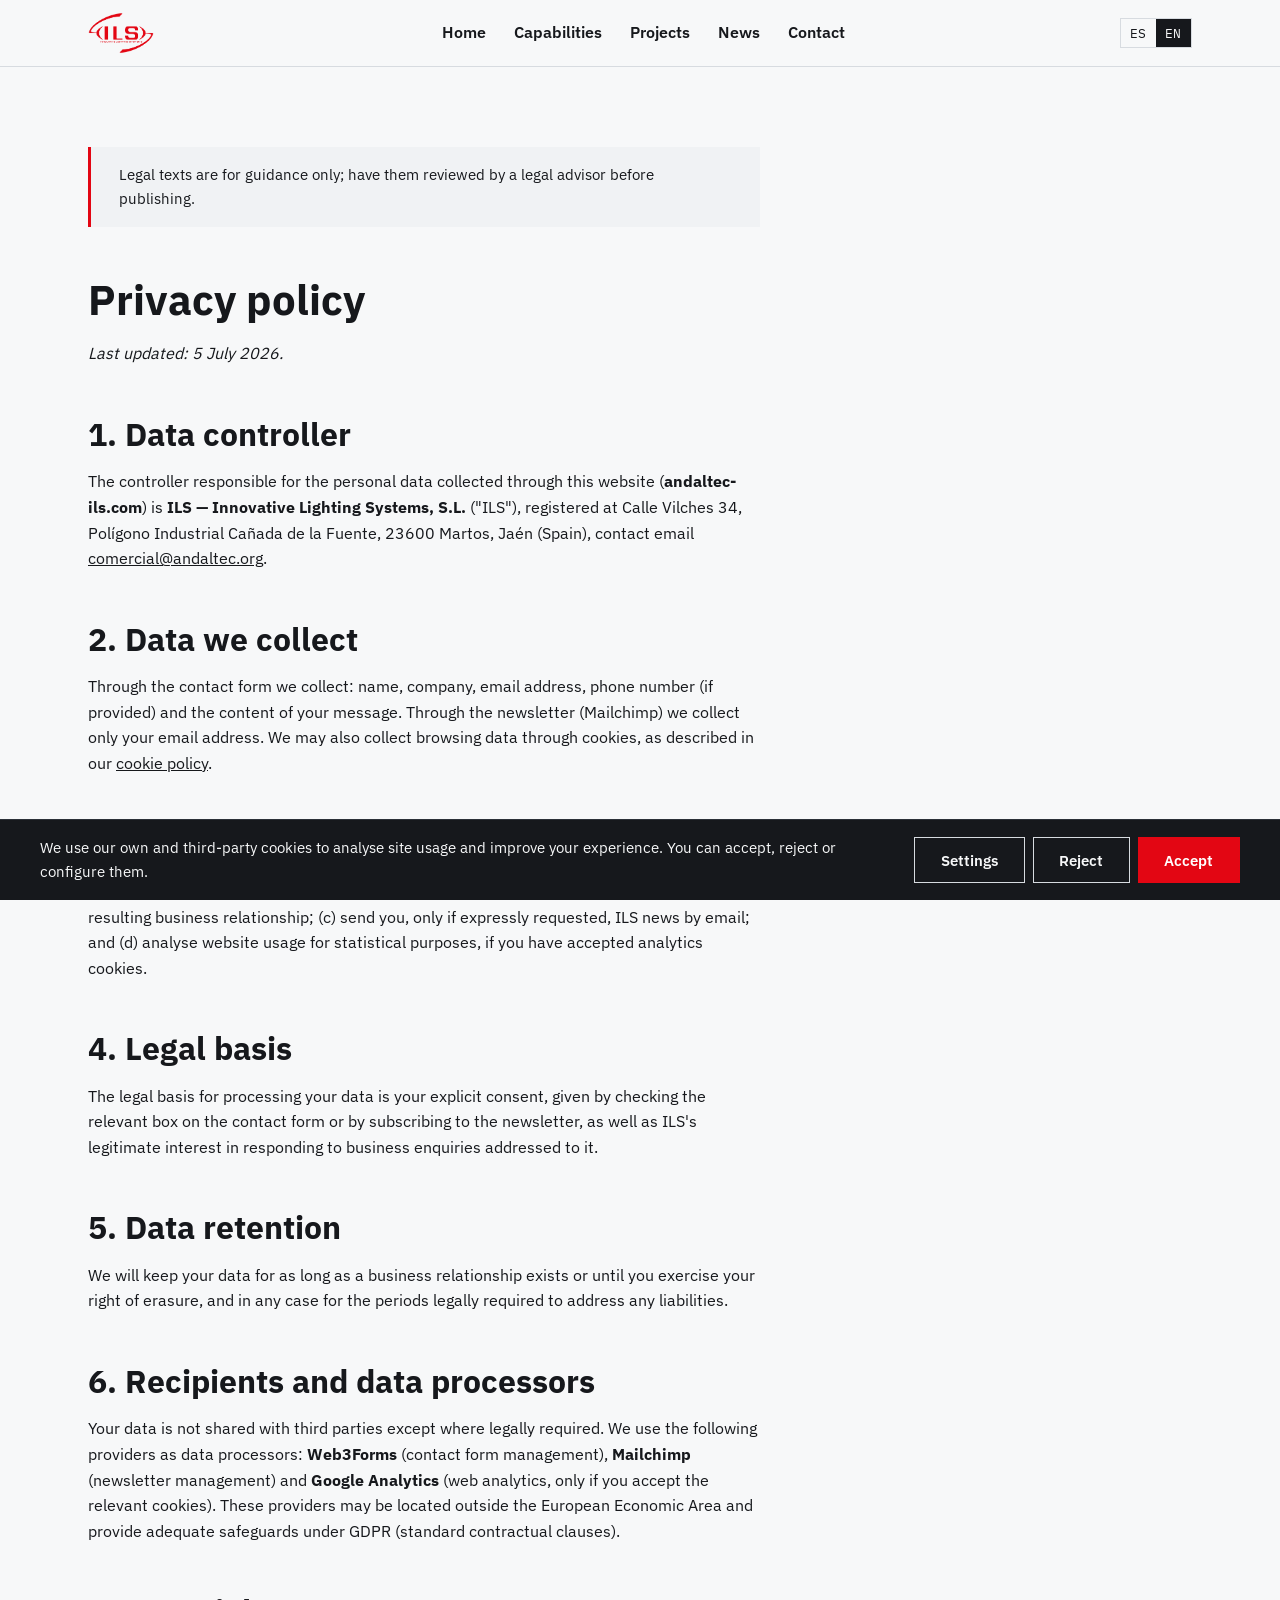
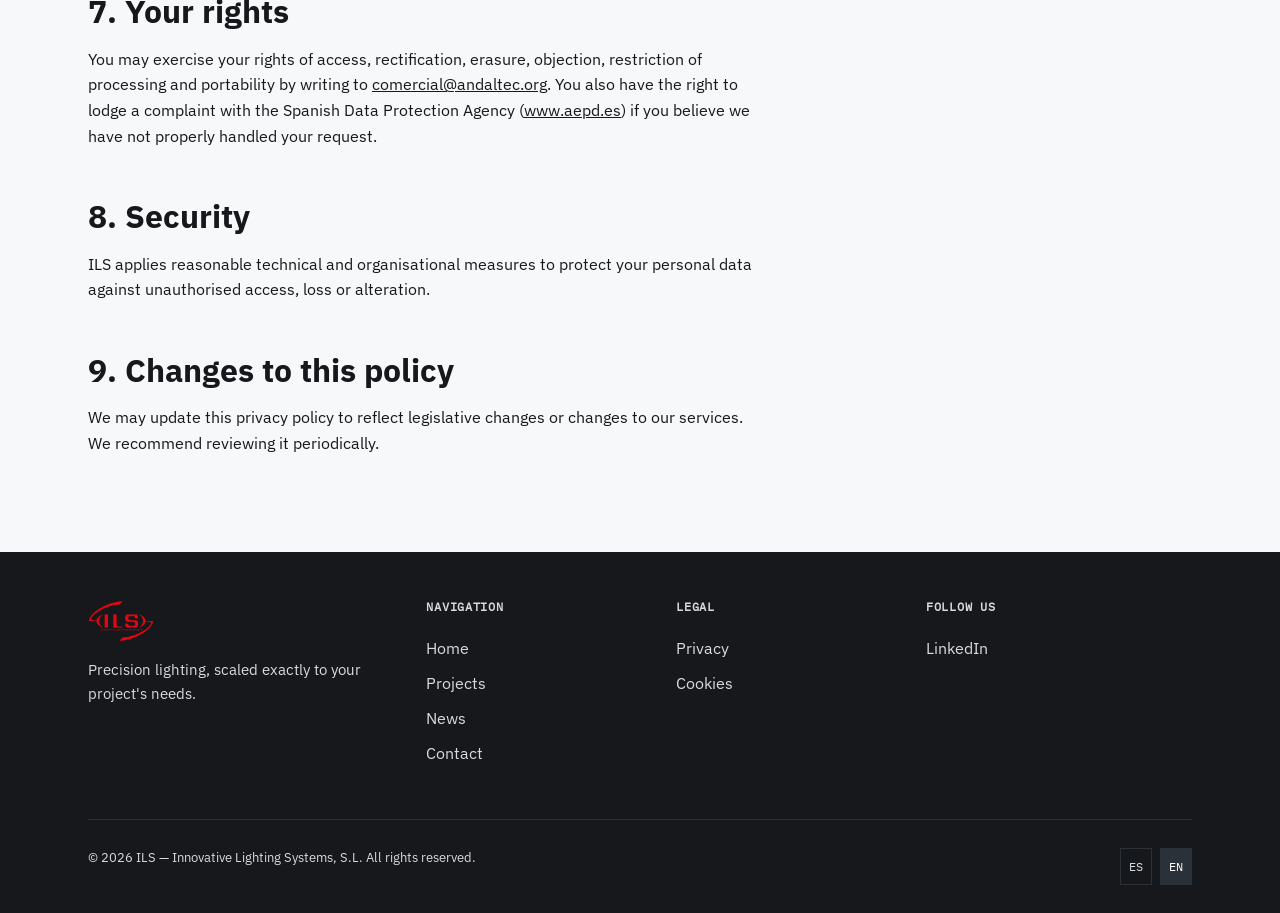
<file: privacidad.html>
<!DOCTYPE html>
<html lang="es">
<head>
<meta charset="UTF-8">
<meta name="viewport" content="width=device-width, initial-scale=1.0">
<title data-i18n="meta.privacy_title">Política de privacidad — ILS Innovative Lighting Systems</title>
<meta name="description" content="Política de privacidad de ILS — Innovative Lighting Systems, S.L., conforme al RGPD y la LSSI-CE." data-i18n-content="meta.privacy_description">
<meta name="robots" content="noindex, follow">
<link rel="canonical" href="https://andaltec-ils.com/privacidad.html">
<link rel="icon" href="favicon.ico" sizes="any">
<link rel="icon" href="assets/icons/favicon-32.png" type="image/png" sizes="32x32">
<link rel="icon" href="assets/icons/favicon-16.png" type="image/png" sizes="16x16">
<link rel="apple-touch-icon" href="assets/icons/apple-touch-icon.png">
<link rel="manifest" href="site.webmanifest">
<link rel="stylesheet" href="css/styles.css">
</head>
<body>
<a class="skip-link" href="#main" data-i18n="nav.home">Saltar al contenido</a>

<header class="site-header">
  <div class="container">
    <a href="index.html" class="logo-link" aria-label="ILS — Innovative Lighting Systems">
      <img src="assets/logo/ils-logo.png" alt="ILS — Innovative Lighting Systems" class="logo-img" data-logo-variant="dark" width="140" height="42">
    </a>
    <nav class="main-nav" id="mainNav" aria-label="Navegación principal">
      <ul>
        <li><a href="index.html" data-i18n="nav.home">Inicio</a></li>
        <li><a href="index.html#capacidades" data-i18n="nav.capabilities">Capacidades</a></li>
        <li><a href="proyectos.html" data-i18n="nav.projects">Proyectos</a></li>
        <li><a href="noticias.html" data-i18n="nav.news">Noticias</a></li>
        <li><a href="contacto.html" data-i18n="nav.contact">Contacto</a></li>
      </ul>
    </nav>
    <div class="header-actions">
      <div class="lang-switch" role="group" aria-label="Selector de idioma">
        <button type="button" data-lang-btn="es" aria-pressed="true">ES</button>
        <button type="button" data-lang-btn="en" aria-pressed="false">EN</button>
      </div>
      <button type="button" class="menu-toggle" id="menuToggle" aria-expanded="false" aria-controls="mainNav">
        <span class="icon-bars"><span></span></span>
        <span data-i18n="nav.menu_open">Abrir menú</span>
      </button>
    </div>
  </div>
</header>

<main id="main">
  <section class="section section--paper">
    <div class="container">
      <div class="legal-content" data-lang-block="es">
        <p class="legal-notice">Textos legales orientativos, revisar con un asesor jurídico antes de publicar.</p>

        <h1>Política de privacidad</h1>
        <p><em>Última actualización: 5 de julio de 2026.</em></p>

        <h2>1. Responsable del tratamiento</h2>
        <p>
          El responsable del tratamiento de los datos personales recogidos a través de este sitio web
          (<strong>andaltec-ils.com</strong>) es <strong>ILS — Innovative Lighting Systems, S.L.</strong>
          (en adelante, "ILS"), con domicilio en Calle Vilches 34, Polígono Industrial Cañada de la
          Fuente, 23600 Martos, Jaén (España), y correo de contacto
          <a href="mailto:comercial@andaltec.org">comercial@andaltec.org</a>.
        </p>

        <h2>2. Datos que recogemos</h2>
        <p>
          A través del formulario de contacto recogemos: nombre, empresa, correo electrónico, teléfono
          (si lo facilitas) y el contenido de tu mensaje. A través del boletín de novedades (Mailchimp)
          recogemos únicamente tu dirección de correo electrónico. También podemos recoger datos de
          navegación mediante cookies, según se describe en nuestra
          <a href="cookies.html">política de cookies</a>.
        </p>

        <h2>3. Finalidad del tratamiento</h2>
        <p>
          Utilizamos tus datos para: (a) responder a tu solicitud de información o presupuesto; (b)
          gestionar la relación comercial que pudiera derivarse; (c) enviarte, si lo has solicitado
          expresamente, novedades de ILS por correo electrónico; y (d) analizar el uso del sitio web con
          fines estadísticos, si has aceptado las cookies analíticas.
        </p>

        <h2>4. Base legal</h2>
        <p>
          La base legal para el tratamiento de tus datos es tu consentimiento expreso, otorgado al marcar
          la casilla correspondiente en el formulario de contacto o al suscribirte al boletín, así como el
          interés legítimo de ILS en atender las solicitudes comerciales que se le dirigen.
        </p>

        <h2>5. Conservación de los datos</h2>
        <p>
          Conservaremos tus datos mientras exista una relación comercial o mientras no ejerzas tu derecho
          de supresión, y en todo caso durante los plazos legalmente exigibles para atender eventuales
          responsabilidades.
        </p>

        <h2>6. Destinatarios y encargados de tratamiento</h2>
        <p>
          Tus datos no se ceden a terceros salvo obligación legal. Utilizamos los siguientes proveedores
          como encargados de tratamiento para prestar el servicio: <strong>Web3Forms</strong> (gestión del
          formulario de contacto), <strong>Mailchimp</strong> (gestión del boletín de novedades) y
          <strong>Google Analytics</strong> (analítica web, solo si aceptas las cookies correspondientes).
          Estos proveedores pueden estar ubicados fuera del Espacio Económico Europeo y ofrecen garantías
          adecuadas conforme al RGPD (cláusulas contractuales tipo).
        </p>

        <h2>7. Tus derechos</h2>
        <p>
          Puedes ejercer tus derechos de acceso, rectificación, supresión, oposición, limitación del
          tratamiento y portabilidad escribiendo a
          <a href="mailto:comercial@andaltec.org">comercial@andaltec.org</a>. También tienes derecho a
          presentar una reclamación ante la Agencia Española de Protección de Datos
          (<a href="https://www.aepd.es" target="_blank" rel="noopener noreferrer">www.aepd.es</a>) si
          consideras que no hemos atendido correctamente tu solicitud.
        </p>

        <h2>8. Seguridad</h2>
        <p>
          ILS aplica medidas técnicas y organizativas razonables para proteger tus datos personales frente
          a accesos no autorizados, pérdida o alteración.
        </p>

        <h2>9. Cambios en esta política</h2>
        <p>
          Podemos actualizar esta política de privacidad para adaptarla a novedades legislativas o
          cambios en nuestros servicios. Te recomendamos revisarla periódicamente.
        </p>
      </div>

      <div class="legal-content" data-lang-block="en">
        <p class="legal-notice">Legal texts are for guidance only; have them reviewed by a legal advisor before publishing.</p>

        <h1>Privacy policy</h1>
        <p><em>Last updated: 5 July 2026.</em></p>

        <h2>1. Data controller</h2>
        <p>
          The controller responsible for the personal data collected through this website
          (<strong>andaltec-ils.com</strong>) is <strong>ILS — Innovative Lighting Systems, S.L.</strong>
          ("ILS"), registered at Calle Vilches 34, Polígono Industrial Cañada de la Fuente, 23600
          Martos, Jaén (Spain), contact email
          <a href="mailto:comercial@andaltec.org">comercial@andaltec.org</a>.
        </p>

        <h2>2. Data we collect</h2>
        <p>
          Through the contact form we collect: name, company, email address, phone number (if provided)
          and the content of your message. Through the newsletter (Mailchimp) we collect only your email
          address. We may also collect browsing data through cookies, as described in our
          <a href="cookies.html">cookie policy</a>.
        </p>

        <h2>3. Purpose of processing</h2>
        <p>
          We use your data to: (a) respond to your request for information or a quote; (b) manage any
          resulting business relationship; (c) send you, only if expressly requested, ILS news by email;
          and (d) analyse website usage for statistical purposes, if you have accepted analytics cookies.
        </p>

        <h2>4. Legal basis</h2>
        <p>
          The legal basis for processing your data is your explicit consent, given by checking the
          relevant box on the contact form or by subscribing to the newsletter, as well as ILS's
          legitimate interest in responding to business enquiries addressed to it.
        </p>

        <h2>5. Data retention</h2>
        <p>
          We will keep your data for as long as a business relationship exists or until you exercise your
          right of erasure, and in any case for the periods legally required to address any liabilities.
        </p>

        <h2>6. Recipients and data processors</h2>
        <p>
          Your data is not shared with third parties except where legally required. We use the following
          providers as data processors: <strong>Web3Forms</strong> (contact form management),
          <strong>Mailchimp</strong> (newsletter management) and <strong>Google Analytics</strong> (web
          analytics, only if you accept the relevant cookies). These providers may be located outside the
          European Economic Area and provide adequate safeguards under GDPR (standard contractual
          clauses).
        </p>

        <h2>7. Your rights</h2>
        <p>
          You may exercise your rights of access, rectification, erasure, objection, restriction of
          processing and portability by writing to
          <a href="mailto:comercial@andaltec.org">comercial@andaltec.org</a>. You also have the right to
          lodge a complaint with the Spanish Data Protection Agency
          (<a href="https://www.aepd.es" target="_blank" rel="noopener noreferrer">www.aepd.es</a>) if you
          believe we have not properly handled your request.
        </p>

        <h2>8. Security</h2>
        <p>
          ILS applies reasonable technical and organisational measures to protect your personal data
          against unauthorised access, loss or alteration.
        </p>

        <h2>9. Changes to this policy</h2>
        <p>
          We may update this privacy policy to reflect legislative changes or changes to our services. We
          recommend reviewing it periodically.
        </p>
      </div>
    </div>
  </section>
</main>

<footer class="site-footer">
  <div class="container">
    <div class="footer-grid">
      <div class="footer-col footer-brand">
        <img src="assets/logo/ils-logo.png" alt="ILS — Innovative Lighting Systems" class="logo-img" data-logo-variant="light" width="140" height="42">
        <p data-i18n="footer.claim">Iluminación de precisión, en la escala exacta que tu proyecto necesita.</p>
      </div>
      <div class="footer-col">
        <h4 data-i18n="footer.nav_heading">Navegación</h4>
        <a href="index.html" data-i18n="nav.home">Inicio</a>
        <a href="proyectos.html" data-i18n="nav.projects">Proyectos</a>
        <a href="noticias.html" data-i18n="nav.news">Noticias</a>
        <a href="contacto.html" data-i18n="nav.contact">Contacto</a>
      </div>
      <div class="footer-col">
        <h4 data-i18n="footer.legal_heading">Legal</h4>
        <a href="privacidad.html" data-i18n="footer.privacy">Privacidad</a>
        <a href="cookies.html" data-i18n="footer.cookies">Cookies</a>
      </div>
      <div class="footer-col">
        <h4 data-i18n="footer.follow_heading">Síguenos</h4>
        <a href="https://es.linkedin.com/company/andaltec-ils" target="_blank" rel="noopener noreferrer">LinkedIn</a>
      </div>
    </div>
    <div class="footer-bottom">
      <p>&copy; <span data-current-year></span> <span data-i18n="footer.copyright">ILS — Innovative Lighting Systems, S.L. Todos los derechos reservados.</span></p>
      <div class="footer-lang" role="group" aria-label="Selector de idioma">
        <button type="button" data-lang-btn="es" aria-pressed="true">ES</button>
        <button type="button" data-lang-btn="en" aria-pressed="false">EN</button>
      </div>
    </div>
  </div>
</footer>

<div class="cookie-banner" id="cookieBanner">
  <div class="cookie-banner__inner">
    <p data-i18n="cookies_banner.text">Utilizamos cookies propias y de terceros para analizar el uso de la web y mejorar tu experiencia. Puedes aceptarlas, rechazarlas o configurarlas.</p>
    <div class="cookie-actions">
      <button type="button" class="btn btn--outline" id="cookieSettings" data-i18n="cookies_banner.settings">Configurar</button>
      <button type="button" class="btn btn--outline" id="cookieReject" data-i18n="cookies_banner.reject">Rechazar</button>
      <button type="button" class="btn btn--primary" id="cookieAccept" data-i18n="cookies_banner.accept">Aceptar</button>
    </div>
  </div>
</div>

<div class="cookie-modal" id="cookieModal">
  <div class="cookie-modal__dialog" role="dialog" aria-modal="true" aria-labelledby="cookieModalTitle">
    <h2 id="cookieModalTitle" data-i18n="cookies_banner.settings_title">Configuración de cookies</h2>
    <div class="cookie-option">
      <div>
        <h3 data-i18n="cookies_banner.necessary_title">Cookies necesarias</h3>
        <p data-i18n="cookies_banner.necessary_text">Imprescindibles para el funcionamiento del sitio. Siempre activas.</p>
      </div>
      <input type="checkbox" checked disabled aria-label="Cookies necesarias">
    </div>
    <div class="cookie-option">
      <div>
        <h3 data-i18n="cookies_banner.analytics_title">Cookies analíticas</h3>
        <p data-i18n="cookies_banner.analytics_text">Nos ayudan a entender cómo se usa la web (Google Analytics). Solo se cargan si las aceptas.</p>
      </div>
      <input type="checkbox" id="cookieAnalyticsCheckbox" aria-label="Cookies analíticas">
    </div>
    <div class="cookie-modal__actions">
      <button type="button" class="btn btn--outline-dark" id="cookieModalClose" data-i18n="nav.menu_close">Cerrar</button>
      <button type="button" class="btn btn--primary" id="cookieModalSave" data-i18n="cookies_banner.save">Guardar preferencias</button>
    </div>
  </div>
</div>

<script src="data/translations.js"></script>
<script src="data/projects.js"></script>
<script src="data/news.js"></script>
<script src="js/i18n.js"></script>
<script src="js/main.js"></script>
</body>
</html>
</file>
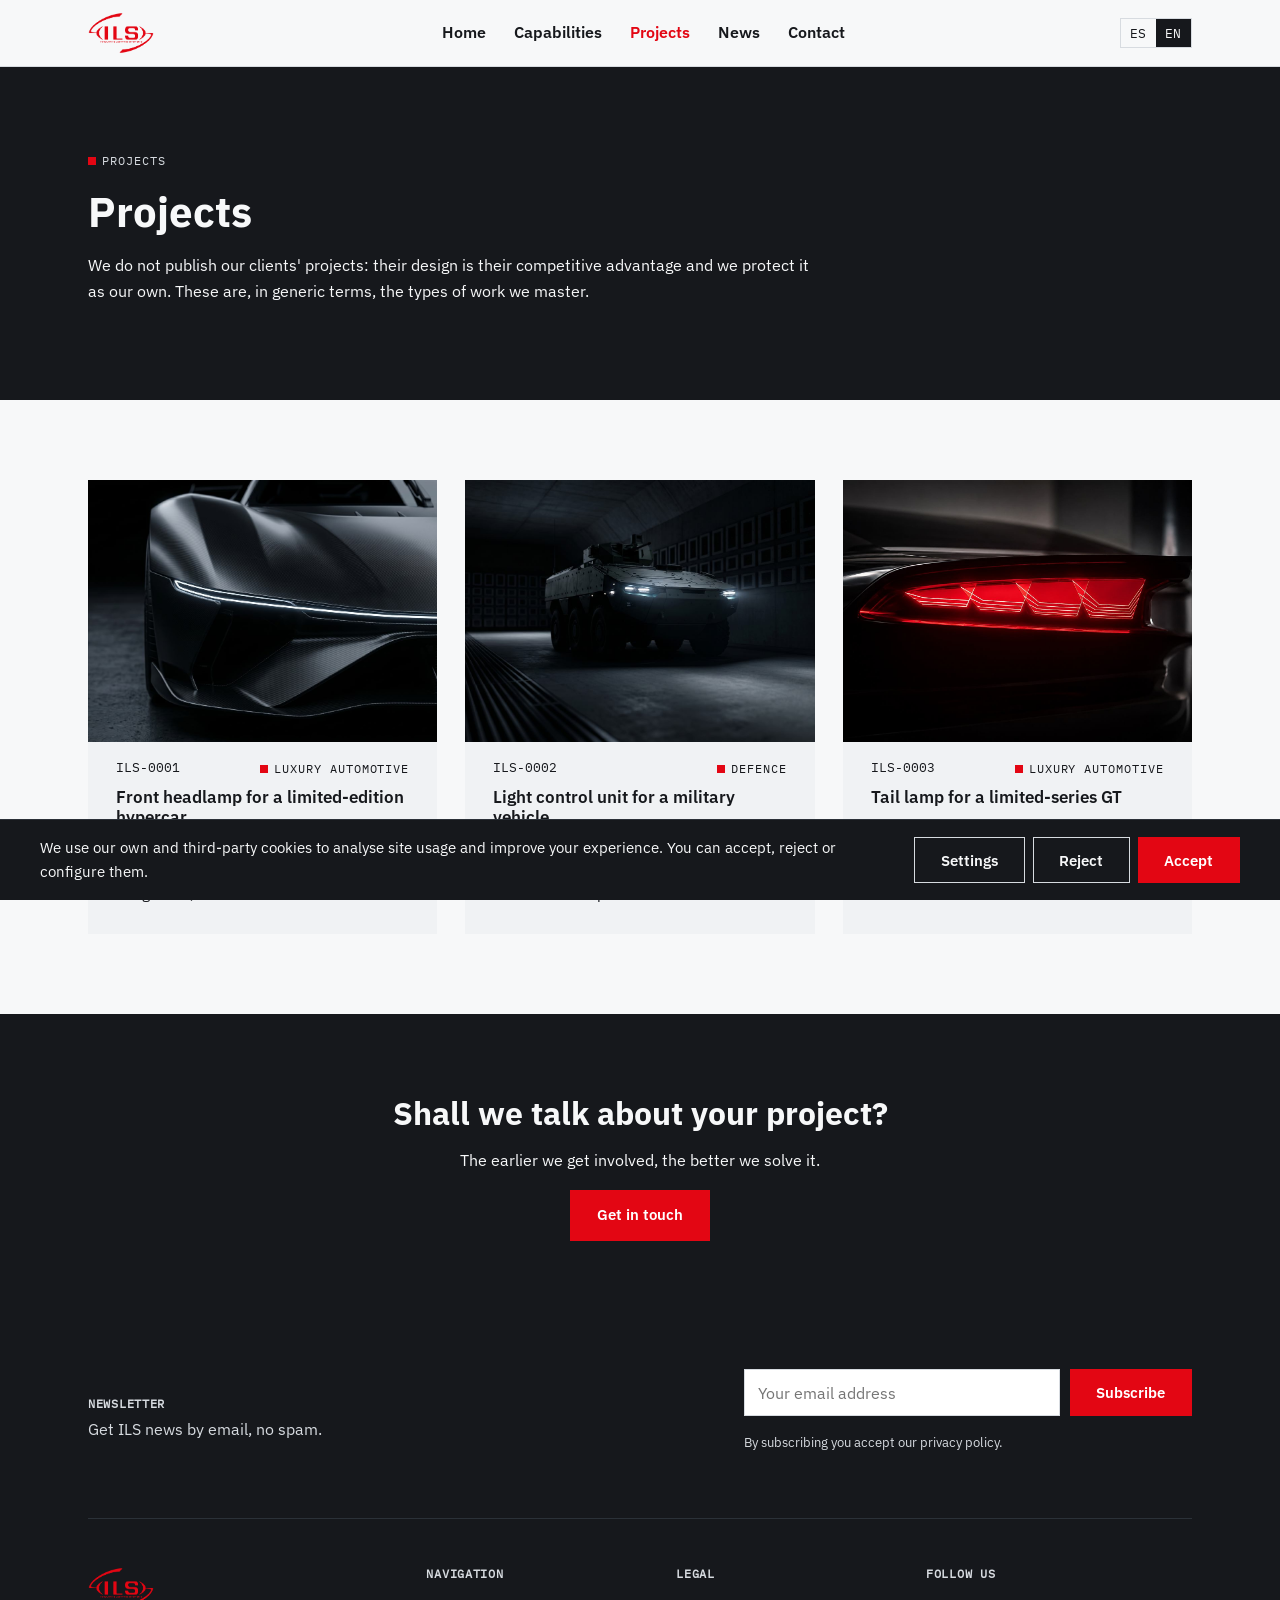
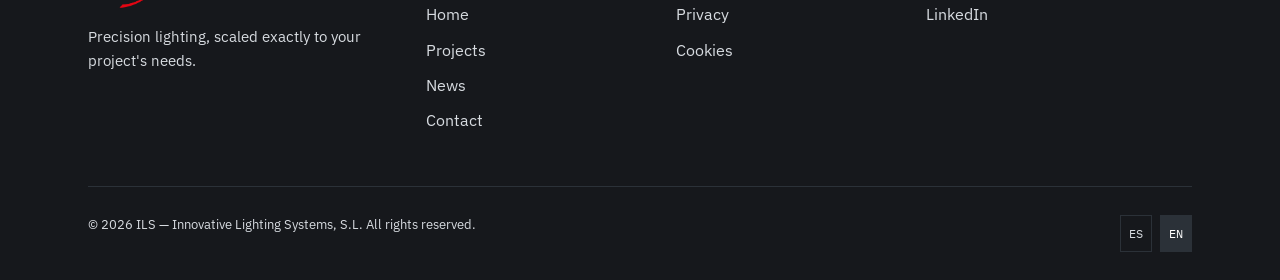
<file: proyectos.html>
<!DOCTYPE html>
<html lang="es">
<head>
<meta charset="UTF-8">
<meta name="viewport" content="width=device-width, initial-scale=1.0">
<title data-i18n="meta.projects_title">Proyectos — ILS Innovative Lighting Systems</title>
<meta name="description" content="Tipologías de iluminación de precisión desarrolladas por ILS para automoción de lujo y defensa, sin desvelar clientes ni diseños confidenciales." data-i18n-content="meta.projects_description">
<link rel="canonical" href="https://andaltec-ils.com/proyectos.html">
<link rel="alternate" hreflang="es" href="https://andaltec-ils.com/proyectos.html">
<link rel="alternate" hreflang="en" href="https://andaltec-ils.com/proyectos.html">
<link rel="alternate" hreflang="x-default" href="https://andaltec-ils.com/proyectos.html">

<meta property="og:type" content="website">
<meta property="og:site_name" content="ILS — Innovative Lighting Systems">
<meta property="og:title" content="Proyectos — ILS Innovative Lighting Systems">
<meta property="og:description" content="Tipologías de iluminación de precisión desarrolladas por ILS para automoción de lujo y defensa.">
<meta property="og:url" content="https://andaltec-ils.com/proyectos.html">
<meta property="og:image" content="https://andaltec-ils.com/assets/images/og-image.jpg">
<meta name="twitter:card" content="summary_large_image">

<link rel="icon" href="favicon.ico" sizes="any">
<link rel="icon" href="assets/icons/favicon-32.png" type="image/png" sizes="32x32">
<link rel="icon" href="assets/icons/favicon-16.png" type="image/png" sizes="16x16">
<link rel="apple-touch-icon" href="assets/icons/apple-touch-icon.png">
<link rel="manifest" href="site.webmanifest">
<link rel="stylesheet" href="css/styles.css">
</head>
<body>
<a class="skip-link" href="#main" data-i18n="nav.home">Saltar al contenido</a>

<header class="site-header">
  <div class="container">
    <a href="index.html" class="logo-link" aria-label="ILS — Innovative Lighting Systems">
      <img src="assets/logo/ils-logo.png" alt="ILS — Innovative Lighting Systems" class="logo-img" data-logo-variant="dark" width="140" height="42">
    </a>
    <nav class="main-nav" id="mainNav" aria-label="Navegación principal">
      <ul>
        <li><a href="index.html" data-i18n="nav.home">Inicio</a></li>
        <li><a href="index.html#capacidades" data-i18n="nav.capabilities">Capacidades</a></li>
        <li><a href="proyectos.html" aria-current="page" data-i18n="nav.projects">Proyectos</a></li>
        <li><a href="noticias.html" data-i18n="nav.news">Noticias</a></li>
        <li><a href="contacto.html" data-i18n="nav.contact">Contacto</a></li>
      </ul>
    </nav>
    <div class="header-actions">
      <div class="lang-switch" role="group" aria-label="Selector de idioma">
        <button type="button" data-lang-btn="es" aria-pressed="true">ES</button>
        <button type="button" data-lang-btn="en" aria-pressed="false">EN</button>
      </div>
      <button type="button" class="menu-toggle" id="menuToggle" aria-expanded="false" aria-controls="mainNav">
        <span class="icon-bars"><span></span></span>
        <span data-i18n="nav.menu_open">Abrir menú</span>
      </button>
    </div>
  </div>
</header>

<main id="main">
  <section class="section section--dark">
    <div class="container">
      <div class="section-heading">
        <p class="mono-tag" data-i18n="projects_page.heading">Proyectos</p>
        <h1 data-i18n="projects_page.heading">Proyectos</h1>
        <p data-i18n="projects_page.intro">No publicamos los proyectos de nuestros clientes: su diseño es su ventaja competitiva y lo protegemos como si fuera nuestro. Estas son, de forma genérica, las tipologías de trabajo que dominamos.</p>
      </div>
    </div>
  </section>

  <section class="section section--paper">
    <div class="container">
      <div class="grid grid--3" id="projectsGrid"></div>
    </div>
  </section>

  <section class="cta-final">
    <div class="container">
      <h2 data-i18n="cta_final.heading">¿Hablamos de tu proyecto?</h2>
      <p data-i18n="cta_final.text">Cuanto antes nos impliquemos, mejor lo resolvemos.</p>
      <a href="contacto.html" class="btn btn--primary" data-i18n="cta_final.cta">Contactar</a>
    </div>
  </section>
</main>

<footer class="site-footer">
  <div class="container">
    <div class="footer-newsletter">
      <div class="footer-newsletter__intro">
        <h2 data-i18n="newsletter.heading">Boletín de novedades</h2>
        <p data-i18n="newsletter.text">Recibe las novedades de ILS por correo, sin spam.</p>
      </div>
      <form action="[[MAILCHIMP_FORM_ACTION_URL]]" method="post" target="_blank" novalidate class="newsletter-form">
        <label for="mce-EMAIL2" class="visually-hidden" data-i18n="newsletter.email_placeholder">Tu correo electrónico</label>
        <input type="email" name="EMAIL" id="mce-EMAIL2" required data-i18n-placeholder="newsletter.email_placeholder" placeholder="Tu correo electrónico">
        <div aria-hidden="true" style="position:absolute; left:-5000px;">
          <input type="text" name="[[MAILCHIMP_IDs]]" tabindex="-1" value="">
        </div>
        <button type="submit" class="btn btn--primary" data-i18n="newsletter.submit">Suscribirme</button>
        <p class="newsletter-gdpr" data-i18n="newsletter.gdpr">Al suscribirte aceptas nuestra política de privacidad.</p>
      </form>
    </div>
    <div class="footer-grid">
      <div class="footer-col footer-brand">
        <img src="assets/logo/ils-logo.png" alt="ILS — Innovative Lighting Systems" class="logo-img" data-logo-variant="light" width="140" height="42">
        <p data-i18n="footer.claim">Iluminación de precisión, en la escala exacta que tu proyecto necesita.</p>
      </div>
      <div class="footer-col">
        <h4 data-i18n="footer.nav_heading">Navegación</h4>
        <a href="index.html" data-i18n="nav.home">Inicio</a>
        <a href="proyectos.html" data-i18n="nav.projects">Proyectos</a>
        <a href="noticias.html" data-i18n="nav.news">Noticias</a>
        <a href="contacto.html" data-i18n="nav.contact">Contacto</a>
      </div>
      <div class="footer-col">
        <h4 data-i18n="footer.legal_heading">Legal</h4>
        <a href="privacidad.html" data-i18n="footer.privacy">Privacidad</a>
        <a href="cookies.html" data-i18n="footer.cookies">Cookies</a>
      </div>
      <div class="footer-col">
        <h4 data-i18n="footer.follow_heading">Síguenos</h4>
        <a href="https://es.linkedin.com/company/andaltec-ils" target="_blank" rel="noopener noreferrer">LinkedIn</a>
      </div>
    </div>
    <div class="footer-bottom">
      <p>&copy; <span data-current-year></span> <span data-i18n="footer.copyright">ILS — Innovative Lighting Systems, S.L. Todos los derechos reservados.</span></p>
      <div class="footer-lang" role="group" aria-label="Selector de idioma">
        <button type="button" data-lang-btn="es" aria-pressed="true">ES</button>
        <button type="button" data-lang-btn="en" aria-pressed="false">EN</button>
      </div>
    </div>
  </div>
</footer>

<div class="cookie-banner" id="cookieBanner">
  <div class="cookie-banner__inner">
    <p data-i18n="cookies_banner.text">Utilizamos cookies propias y de terceros para analizar el uso de la web y mejorar tu experiencia. Puedes aceptarlas, rechazarlas o configurarlas.</p>
    <div class="cookie-actions">
      <button type="button" class="btn btn--outline" id="cookieSettings" data-i18n="cookies_banner.settings">Configurar</button>
      <button type="button" class="btn btn--outline" id="cookieReject" data-i18n="cookies_banner.reject">Rechazar</button>
      <button type="button" class="btn btn--primary" id="cookieAccept" data-i18n="cookies_banner.accept">Aceptar</button>
    </div>
  </div>
</div>

<div class="cookie-modal" id="cookieModal">
  <div class="cookie-modal__dialog" role="dialog" aria-modal="true" aria-labelledby="cookieModalTitle">
    <h2 id="cookieModalTitle" data-i18n="cookies_banner.settings_title">Configuración de cookies</h2>
    <div class="cookie-option">
      <div>
        <h3 data-i18n="cookies_banner.necessary_title">Cookies necesarias</h3>
        <p data-i18n="cookies_banner.necessary_text">Imprescindibles para el funcionamiento del sitio. Siempre activas.</p>
      </div>
      <input type="checkbox" checked disabled aria-label="Cookies necesarias">
    </div>
    <div class="cookie-option">
      <div>
        <h3 data-i18n="cookies_banner.analytics_title">Cookies analíticas</h3>
        <p data-i18n="cookies_banner.analytics_text">Nos ayudan a entender cómo se usa la web (Google Analytics). Solo se cargan si las aceptas.</p>
      </div>
      <input type="checkbox" id="cookieAnalyticsCheckbox" aria-label="Cookies analíticas">
    </div>
    <div class="cookie-modal__actions">
      <button type="button" class="btn btn--outline-dark" id="cookieModalClose" data-i18n="nav.menu_close">Cerrar</button>
      <button type="button" class="btn btn--primary" id="cookieModalSave" data-i18n="cookies_banner.save">Guardar preferencias</button>
    </div>
  </div>
</div>

<script src="data/translations.js"></script>
<script src="data/projects.js"></script>
<script src="data/news.js"></script>
<script src="js/i18n.js"></script>
<script src="js/main.js"></script>
</body>
</html>
</file>
<file: css/styles.css>
/* ============================================================
   ILS — Innovative Lighting Systems
   Hoja de estilos principal (CSS vanilla, sin frameworks)
   ============================================================ */

/* ---------- Fuentes autoalojadas (RGPD: sin llamadas a Google Fonts) ---------- */
@font-face {
  font-family: "IBM Plex Sans";
  src: url("../assets/fonts/IBMPlexSans-Regular.woff2") format("woff2");
  font-weight: 400;
  font-style: normal;
  font-display: swap;
}
@font-face {
  font-family: "IBM Plex Sans";
  src: url("../assets/fonts/IBMPlexSans-SemiBold.woff2") format("woff2");
  font-weight: 600;
  font-style: normal;
  font-display: swap;
}
@font-face {
  font-family: "IBM Plex Sans";
  src: url("../assets/fonts/IBMPlexSans-Bold.woff2") format("woff2");
  font-weight: 700;
  font-style: normal;
  font-display: swap;
}
@font-face {
  font-family: "IBM Plex Mono";
  src: url("../assets/fonts/IBMPlexMono-Regular.woff2") format("woff2");
  font-weight: 400;
  font-style: normal;
  font-display: swap;
}

/* ---------- Tokens de marca (paleta oficial — no añadir colores) ---------- */
:root{
  --ils-red:      #E30613; /* Rojo ILS — SOLO acento, <10% de superficie */
  --graphite:     #16181C; /* Grafito — color primario / fondos oscuros */
  --anthracite:   #2B3138; /* Antracita — "defence flex" */
  --steel:        #6E747D; /* Acero — datos técnicos, texto secundario */
  --light-grey:   #D7DBE0; /* Gris claro — líneas, tablas, bordes sutiles */
  --paper:        #F7F8F9; /* Papel — fondo de documento / claro */
  --platinum:     #C7BFA8; /* Platino — "luxury flex" */
  --card-tint:    #F0F2F4; /* Tinte para destacar tarjetas */

  --font-sans: "IBM Plex Sans", "Segoe UI", Arial, sans-serif;
  --font-mono: "IBM Plex Mono", Consolas, monospace;

  --max-width: 1200px;
  --space-xs: 0.5rem;
  --space-sm: 1rem;
  --space-md: 1.75rem;
  --space-lg: 3rem;
  --space-xl: 5rem;

  --radius: 2px;
  --transition: 160ms ease;
  --focus-color: var(--ils-red);
}

/* El rojo ILS no llega al contraste 3:1 exigido por WCAG sobre fondos oscuros:
   en esas zonas el foco visible cambia a papel (blanco) para seguir siendo perceptible. */
.section--dark, .section--anthracite, .hero, .site-footer, .cookie-banner, .cta-final{
  --focus-color: var(--paper);
}

/* ---------- Reset mínimo ---------- */
*, *::before, *::after{ box-sizing: border-box; }
html{ -webkit-text-size-adjust: 100%; scroll-behavior: smooth; }
@media (prefers-reduced-motion: reduce){
  html{ scroll-behavior: auto; }
  *, *::before, *::after{
    animation-duration: 0.01ms !important;
    animation-iteration-count: 1 !important;
    transition-duration: 0.01ms !important;
    scroll-behavior: auto !important;
  }
}
body{
  margin: 0;
  font-family: var(--font-sans);
  font-size: 16px;
  line-height: 1.6;
  color: var(--graphite);
  background: var(--paper);
  text-align: left;
}
img{ max-width: 100%; display: block; }
h1, h2, h3, h4{
  font-family: var(--font-sans);
  font-weight: 700;
  line-height: 1.2;
  margin: 0 0 var(--space-sm);
}
h1{ font-size: clamp(2rem, 4vw, 2.625rem); }
h2{ font-size: clamp(1.5rem, 3vw, 2rem); }
h3{ font-size: 1.25rem; font-weight: 600; }
p{ margin: 0 0 var(--space-sm); }
a{ color: inherit; }
ul{ margin: 0; padding: 0; list-style: none; }
button{ font-family: inherit; cursor: pointer; }
input, textarea, select{ font-family: inherit; font-size: 1rem; }

/* Foco visible accesible (WCAG 2.1 AA) */
a:focus-visible,
button:focus-visible,
input:focus-visible,
textarea:focus-visible,
select:focus-visible,
[tabindex]:focus-visible{
  outline: 3px solid var(--focus-color);
  outline-offset: 2px;
}

.container{
  max-width: var(--max-width);
  margin-inline: auto;
  padding-inline: var(--space-sm);
}
@media (min-width: 768px){
  .container{ padding-inline: var(--space-lg); }
}

.skip-link{
  position: absolute;
  left: -999px;
  top: 0;
  background: var(--graphite);
  color: var(--paper);
  padding: var(--space-xs) var(--space-sm);
  z-index: 1000;
}
.skip-link:focus{ left: var(--space-sm); top: var(--space-sm); }

.visually-hidden{
  position: absolute;
  width: 1px; height: 1px;
  overflow: hidden;
  clip: rect(0 0 0 0);
  white-space: nowrap;
}

/* ---------- Motivo de marca: cuadrado rojo + etiqueta mono ---------- */
.mono-tag{
  display: inline-flex;
  align-items: center;
  gap: 0.5em;
  font-family: var(--font-mono);
  font-size: 0.75rem;
  letter-spacing: 0.08em;
  text-transform: uppercase;
  color: var(--graphite); /* graphite en vez de acero: acero no cumple el contraste AA a este tamaño */
}
.hero .mono-tag{ color: var(--light-grey); }
.mono-tag::before{
  content: "";
  display: inline-block;
  width: 8px;
  height: 8px;
  background: var(--ils-red);
  flex-shrink: 0;
}
/* Un guiño discreto a la iluminación secuencial de los productos ILS,
   respetando la regla de marca de no convertir el cuadrado rojo en una
   barra o franja: sigue siendo el mismo punto, solo "respira". */
.hero .mono-tag::before{
  animation: ils-beacon 2.4s ease-in-out infinite;
}
@keyframes ils-beacon{
  0%, 100% { opacity: 1; transform: scale(1); }
  50% { opacity: 0.5; transform: scale(1.2); }
}
.ref-code{
  font-family: var(--font-mono);
  font-size: 0.8125rem;
  color: var(--graphite);
}

/* ---------- Cabecera ---------- */
.site-header{
  position: sticky;
  top: 0;
  z-index: 500;
  background: var(--paper);
  border-bottom: 1px solid var(--light-grey);
}
.site-header .container{
  display: flex;
  align-items: center;
  justify-content: space-between;
  gap: var(--space-sm);
  padding-block: 0.75rem;
}
.logo-link{
  display: inline-flex;
  align-items: center;
  min-width: 80px;
}
.logo-img{
  height: 42px;
  width: auto;
}
.logo-fallback svg{ height: 42px; width: auto; display: block; }

.main-nav{ display: none; }
.main-nav.is-open{
  display: block;
  position: absolute;
  top: 100%;
  left: 0;
  right: 0;
  background: var(--paper);
  border-bottom: 1px solid var(--light-grey);
  padding: var(--space-sm);
}
.main-nav ul{ display: flex; flex-direction: column; gap: 0.25rem; }
.main-nav a{
  display: block;
  padding: 0.6rem 0.25rem;
  font-weight: 600;
  text-decoration: none;
  border-bottom: 1px solid var(--light-grey);
}
.main-nav a[aria-current="page"]{ color: var(--ils-red); }

.header-actions{ display: flex; align-items: center; gap: var(--space-sm); }

.lang-switch{
  display: flex;
  border: 1px solid var(--light-grey);
}
.lang-switch button{
  background: none;
  border: none;
  padding: 0.35rem 0.6rem;
  font-family: var(--font-mono);
  font-size: 0.8125rem;
  color: var(--graphite);
}
.lang-switch button[aria-pressed="true"]{
  background: var(--graphite);
  color: var(--paper);
}

.menu-toggle{
  background: none;
  border: 1px solid var(--light-grey);
  padding: 0.4rem 0.6rem;
  display: inline-flex;
  align-items: center;
  gap: 0.4rem;
  font-weight: 600;
  font-size: 0.875rem;
}
.menu-toggle .icon-bars{
  display: inline-block;
  width: 18px; height: 12px;
  position: relative;
}
.menu-toggle .icon-bars::before,
.menu-toggle .icon-bars::after,
.menu-toggle .icon-bars span{
  content: "";
  position: absolute;
  left: 0; right: 0;
  height: 2px;
  background: var(--graphite);
}
.menu-toggle .icon-bars::before{ top: 0; }
.menu-toggle .icon-bars span{ top: 5px; }
.menu-toggle .icon-bars::after{ bottom: 0; }

@media (min-width: 900px){
  .menu-toggle{ display: none; }
  .main-nav{ display: block !important; position: static; border: none; padding: 0; background: none; }
  .main-nav ul{ flex-direction: row; gap: var(--space-md); }
  .main-nav a{ border-bottom: none; padding: 0.25rem 0; }
}

/* ---------- Secciones: sándwich claro / oscuro ---------- */
.section{ padding-block: var(--space-xl); }
.section--dark{
  background: var(--graphite);
  color: var(--paper);
}
.section--dark .mono-tag{ color: var(--light-grey); }
.section--anthracite{ background: var(--anthracite); color: var(--paper); }
.section--paper{ background: var(--paper); color: var(--graphite); }

.section-heading{ max-width: 46rem; }
.section-heading.center{ margin-inline: auto; text-align: center; }

/* ---------- Hero ---------- */
.hero{
  background: var(--graphite);
  color: var(--paper);
  padding-block: calc(var(--space-xl) * 1.2) var(--space-xl);
  text-align: center;
}
.hero .container{ max-width: 46rem; }
.hero-tagline{
  font-size: clamp(2.25rem, 6vw, 3.5rem);
  font-weight: 700;
  margin-bottom: var(--space-sm);
}
.hero-subclaim{
  font-size: 1.125rem;
  color: var(--light-grey);
  margin-bottom: var(--space-md);
}

/* ---------- Botones ---------- */
.btn{
  display: inline-block;
  padding: 0.8rem 1.6rem;
  font-weight: 600;
  font-size: 0.9375rem;
  text-decoration: none;
  border: 1px solid transparent;
  transition: background var(--transition), color var(--transition), border-color var(--transition);
}
.btn--primary{
  background: var(--ils-red);
  color: #fff;
}
.btn--primary:hover{ background: #c00510; }
.btn--outline{
  background: transparent;
  color: var(--paper);
  border-color: var(--light-grey);
}
.btn--outline:hover{ border-color: var(--paper); }
.btn--outline-dark{
  background: transparent;
  color: var(--graphite);
  border-color: var(--steel);
}
.btn--outline-dark:hover{ border-color: var(--graphite); }

/* ---------- Grid de tarjetas ---------- */
.grid{ display: grid; gap: var(--space-md); }
.grid--2{ grid-template-columns: 1fr; }
.grid--3{ grid-template-columns: 1fr; }
.grid--4{ grid-template-columns: 1fr; }
.grid--5{ grid-template-columns: 1fr; }
@media (min-width: 700px){
  .grid--2{ grid-template-columns: repeat(2, 1fr); }
  .grid--3{ grid-template-columns: repeat(2, 1fr); }
  .grid--4{ grid-template-columns: repeat(2, 1fr); }
  .grid--5{ grid-template-columns: repeat(2, 1fr); }
}
@media (min-width: 1000px){
  .grid--3{ grid-template-columns: repeat(3, 1fr); }
}
@media (min-width: 1100px){
  .grid--4{ grid-template-columns: repeat(4, 1fr); }
  .grid--5{ grid-template-columns: repeat(5, 1fr); }
}

/* Tarjetas "Qué hacemos": imagen + título + texto */
.work-card{ background: var(--card-tint); overflow: hidden; }
.work-card img{ width: 100%; aspect-ratio: 4/3; object-fit: cover; display: block; }
.work-card__body{ padding: var(--space-sm) var(--space-md) var(--space-md); }
.work-card h3{ font-size: 1rem; margin-bottom: 0.4rem; }
.work-card p{ color: var(--graphite); font-size: 0.9375rem; margin: 0; }

/* Ficha con foto real de instalación (proceso de validación) */
.facility-figure{ margin: 0; }
.facility-figure img{
  width: 100%;
  aspect-ratio: 21/9;
  object-fit: cover;
  border: 1px solid var(--anthracite);
}
.facility-figure figcaption{
  margin-top: var(--space-xs);
  font-family: var(--font-mono);
  font-size: 0.75rem;
  color: var(--light-grey);
}

/* Tarjetas "dos mundos" */
.world-card{
  padding: var(--space-md);
  background: var(--card-tint);
  border-top: 3px solid var(--steel);
}
.world-card--luxury{ border-top-color: var(--platinum); }
.world-card--defence{ border-top-color: var(--anthracite); }
.world-card h3{ margin-bottom: 0.75rem; }
.world-card p{ color: var(--graphite); }
.world-card ul{ margin-top: var(--space-sm); }
.world-card li{
  position: relative;
  padding-left: 1.1em;
  margin-bottom: 0.4rem;
  font-size: 0.9375rem;
}
.world-card li::before{
  content: "";
  position: absolute;
  left: 0; top: 0.55em;
  width: 6px; height: 6px;
  background: var(--ils-red);
}

/* Tarjetas de datos mono (etiqueta / valor) — motivo visual diferenciador */
.data-card{
  background: var(--card-tint);
  padding: var(--space-sm) var(--space-md);
}
.section--dark .data-card,
.section--anthracite .data-card{
  background: rgba(255,255,255,0.05);
}
.data-card .mono-tag{ margin-bottom: 0.6rem; }
.data-card p{ margin: 0; font-size: 0.9375rem; }
.section--dark .data-card p,
.section--anthracite .data-card p{ color: var(--light-grey); }

/* Tarjetas de proyecto */
.project-card{
  background: var(--card-tint);
  overflow: hidden;
}
.project-card img{ width: 100%; height: auto; aspect-ratio: 4/3; object-fit: cover; }
.project-card__body{ padding: var(--space-sm) var(--space-md) var(--space-md); }
.project-card__meta{
  display: flex;
  justify-content: space-between;
  align-items: center;
  margin-bottom: 0.5rem;
}
.project-card h3{ font-size: 1.05rem; margin-bottom: 0.4rem; }
.project-card p{ color: var(--graphite); font-size: 0.9375rem; margin: 0; }

/* Tarjetas de noticias */
.news-card{ background: var(--card-tint); overflow: hidden; }
.news-card img{ width: 100%; height: auto; aspect-ratio: 16/9; object-fit: cover; }
.news-card__body{ padding: var(--space-sm) var(--space-md) var(--space-md); }
.news-card time{
  font-family: var(--font-mono);
  font-size: 0.75rem;
  color: var(--graphite);
}
.news-card h3{ font-size: 1.05rem; margin: 0.4rem 0; }
.news-card p{ color: var(--graphite); font-size: 0.9375rem; }
.news-card a{ text-decoration: none; font-weight: 600; color: var(--ils-red); }

.linkedin-cta{ text-align: center; margin-top: var(--space-lg); }

/* ---------- CTA final ---------- */
.cta-final{
  background: var(--graphite);
  color: var(--paper);
  text-align: center;
  padding-block: var(--space-xl);
}
.cta-final .container{ max-width: 40rem; }

/* ---------- Formularios ---------- */
.form-field{ margin-bottom: var(--space-sm); }
.form-field label{
  display: block;
  font-weight: 600;
  font-size: 0.9375rem;
  margin-bottom: 0.3rem;
}
.form-field input,
.form-field textarea{
  width: 100%;
  padding: 0.7rem 0.8rem;
  border: 1px solid var(--light-grey);
  background: #fff;
  border-radius: var(--radius);
}
.form-field input:focus,
.form-field textarea:focus{ border-color: var(--graphite); }
.form-field textarea{ min-height: 140px; resize: vertical; }
.form-checkbox{
  display: flex;
  align-items: flex-start;
  gap: 0.6rem;
  font-size: 0.9375rem;
}
.form-checkbox input{
  /* Anula el "width: 100%" genérico de .form-field input: si no, la casilla
     invisible se estira y empuja el texto lejos del cuadrito visible. */
  width: auto;
  flex-shrink: 0;
  margin-top: 0.3rem;
}
.field-error{
  color: var(--ils-red);
  font-size: 0.8125rem;
  margin-top: 0.3rem;
  display: none;
}
.form-field.has-error input,
.form-field.has-error textarea{ border-color: var(--ils-red); }
.form-field.has-error .field-error{ display: block; }
.form-status{
  padding: var(--space-sm);
  margin-top: var(--space-sm);
  font-size: 0.9375rem;
  display: none;
}
.form-status.is-success{ display: block; background: var(--card-tint); border-left: 3px solid var(--steel); }
.form-status.is-error{ display: block; background: var(--card-tint); border-left: 3px solid var(--ils-red); }
.honeypot-field{ position: absolute; left: -9999px; width: 1px; height: 1px; overflow: hidden; }

/* ---------- Contacto: detalles ---------- */
.contact-details{ margin-bottom: var(--space-lg); }
.contact-details dt{
  font-family: var(--font-mono);
  font-size: 0.75rem;
  text-transform: uppercase;
  letter-spacing: 0.06em;
  color: var(--graphite);
  margin-top: var(--space-sm);
}
.contact-details dd{ margin: 0.2rem 0 0; font-size: 1rem; }
.contact-details a{ text-decoration: underline; }

.map-embed{
  border: 1px solid var(--light-grey);
  aspect-ratio: 16/9;
  width: 100%;
}

/* ---------- Newsletter ---------- */
.newsletter-form{
  display: flex;
  flex-wrap: wrap;
  gap: 0.6rem;
  margin-top: var(--space-sm);
}
.newsletter-form input[type="email"]{
  flex: 1 1 220px;
  padding: 0.7rem 0.8rem;
  border: 1px solid var(--light-grey);
}
.newsletter-gdpr{
  font-size: 0.8125rem;
  color: var(--light-grey);
  margin-top: 0.5rem;
  flex-basis: 100%;
}

/* ---------- Footer ---------- */
.site-footer{
  background: var(--graphite);
  color: var(--light-grey);
  padding-block: var(--space-lg) var(--space-md);
}
/* Banda propia para el boletín, separada de las columnas de enlaces
   para que no quede "metida" dentro de la caja de Síguenos. */
.footer-newsletter{
  display: flex;
  flex-wrap: wrap;
  justify-content: space-between;
  align-items: center;
  gap: var(--space-md);
  padding-bottom: var(--space-lg);
  margin-bottom: var(--space-lg);
  border-bottom: 1px solid var(--anthracite);
}
.footer-newsletter__intro{ max-width: 26rem; }
.footer-newsletter__intro h2{
  font-family: var(--font-mono);
  font-size: 0.75rem;
  text-transform: uppercase;
  letter-spacing: 0.06em;
  color: var(--light-grey);
  margin-bottom: 0.4rem;
}
.footer-newsletter__intro p{ margin: 0; color: var(--light-grey); }
.footer-newsletter .newsletter-form{
  flex: 1 1 320px;
  max-width: 28rem;
  margin-top: 0;
}
@media (min-width: 700px){
  .footer-newsletter .newsletter-form{ justify-content: flex-end; }
}
.footer-grid{
  display: grid;
  gap: var(--space-md);
  grid-template-columns: 1fr;
  padding-bottom: var(--space-lg);
  border-bottom: 1px solid var(--anthracite);
}
@media (min-width: 700px){
  .footer-grid{ grid-template-columns: 1.4fr 1fr 1fr 1.2fr; }
}
.footer-brand .logo-fallback svg{ height: 36px; }
.footer-brand p{ margin-top: var(--space-sm); color: var(--light-grey); font-size: 0.9375rem; }
.footer-col h4{
  font-family: var(--font-mono);
  font-size: 0.75rem;
  text-transform: uppercase;
  letter-spacing: 0.06em;
  color: var(--light-grey);
  margin-bottom: var(--space-sm);
}
.footer-col a{
  display: block;
  padding: 0.3rem 0;
  text-decoration: none;
  color: var(--light-grey);
}
.footer-col a:hover{ color: #fff; }
.footer-bottom{
  display: flex;
  flex-wrap: wrap;
  justify-content: space-between;
  gap: var(--space-sm);
  padding-top: var(--space-md);
  font-size: 0.8125rem;
  color: var(--light-grey);
}
.footer-lang{ display: flex; gap: 0.5rem; }
.footer-lang button{
  background: none;
  border: 1px solid var(--anthracite);
  color: var(--light-grey);
  padding: 0.25rem 0.5rem;
  font-family: var(--font-mono);
  font-size: 0.75rem;
}
.footer-lang button[aria-pressed="true"]{ background: var(--anthracite); color: #fff; }

/* ---------- Banner de cookies ---------- */
.cookie-banner{
  position: fixed;
  left: 0; right: 0; bottom: 0;
  background: var(--graphite);
  color: var(--paper);
  padding: var(--space-sm);
  z-index: 900;
  border-top: 1px solid var(--anthracite);
  display: none;
}
.cookie-banner.is-visible{ display: block; }
.cookie-banner__inner{
  max-width: var(--max-width);
  margin-inline: auto;
  display: flex;
  flex-wrap: wrap;
  align-items: center;
  gap: var(--space-sm);
}
.cookie-banner p{ margin: 0; flex: 1 1 320px; font-size: 0.9375rem; }
.cookie-banner p a{ color: var(--light-grey); text-decoration: underline; }
.cookie-actions{ display: flex; flex-wrap: wrap; gap: 0.5rem; }

.cookie-modal{
  position: fixed;
  inset: 0;
  background: rgba(22,24,28,0.75);
  display: none;
  align-items: center;
  justify-content: center;
  z-index: 950;
  padding: var(--space-sm);
}
.cookie-modal.is-visible{ display: flex; }
.cookie-modal__dialog{
  background: var(--paper);
  color: var(--graphite);
  max-width: 32rem;
  width: 100%;
  padding: var(--space-md);
  max-height: 90vh;
  overflow-y: auto;
}
.cookie-option{
  display: flex;
  justify-content: space-between;
  align-items: flex-start;
  gap: var(--space-sm);
  padding: var(--space-sm) 0;
  border-bottom: 1px solid var(--light-grey);
}
.cookie-option h3{ font-size: 1rem; margin-bottom: 0.25rem; }
.cookie-option p{ font-size: 0.875rem; color: var(--graphite); margin: 0; }
.cookie-modal__actions{ margin-top: var(--space-md); display: flex; justify-content: flex-end; gap: 0.5rem; }

/* ---------- Bloques de idioma para textos legales largos ---------- */
/* Los textos legales se escriben completos en ES y EN (no vía translations.json)
   y se muestran u ocultan según el idioma activo en <html lang="...">. */
[data-lang-block]{ display: none; }
html[lang="es"] [data-lang-block="es"],
html[lang="en"] [data-lang-block="en"]{ display: block; }

/* ---------- Legales ---------- */
.legal-content{ max-width: 42rem; }
.legal-content h2{ margin-top: var(--space-lg); }
.legal-notice{
  background: var(--card-tint);
  border-left: 3px solid var(--ils-red);
  padding: var(--space-sm) var(--space-md);
  font-size: 0.9375rem;
  margin-bottom: var(--space-lg);
}

/* ---------- 404 ---------- */
.error-page{
  min-height: 60vh;
  display: flex;
  align-items: center;
  justify-content: center;
  text-align: center;
}
.error-page .container{ max-width: 30rem; }
.error-code{
  font-family: var(--font-mono);
  font-size: 4rem;
  color: var(--ils-red);
  margin-bottom: var(--space-sm);
}

/* ---------- Utilidades ---------- */
.text-center{ text-align: center; }
.mt-lg{ margin-top: var(--space-lg); }
</file>
